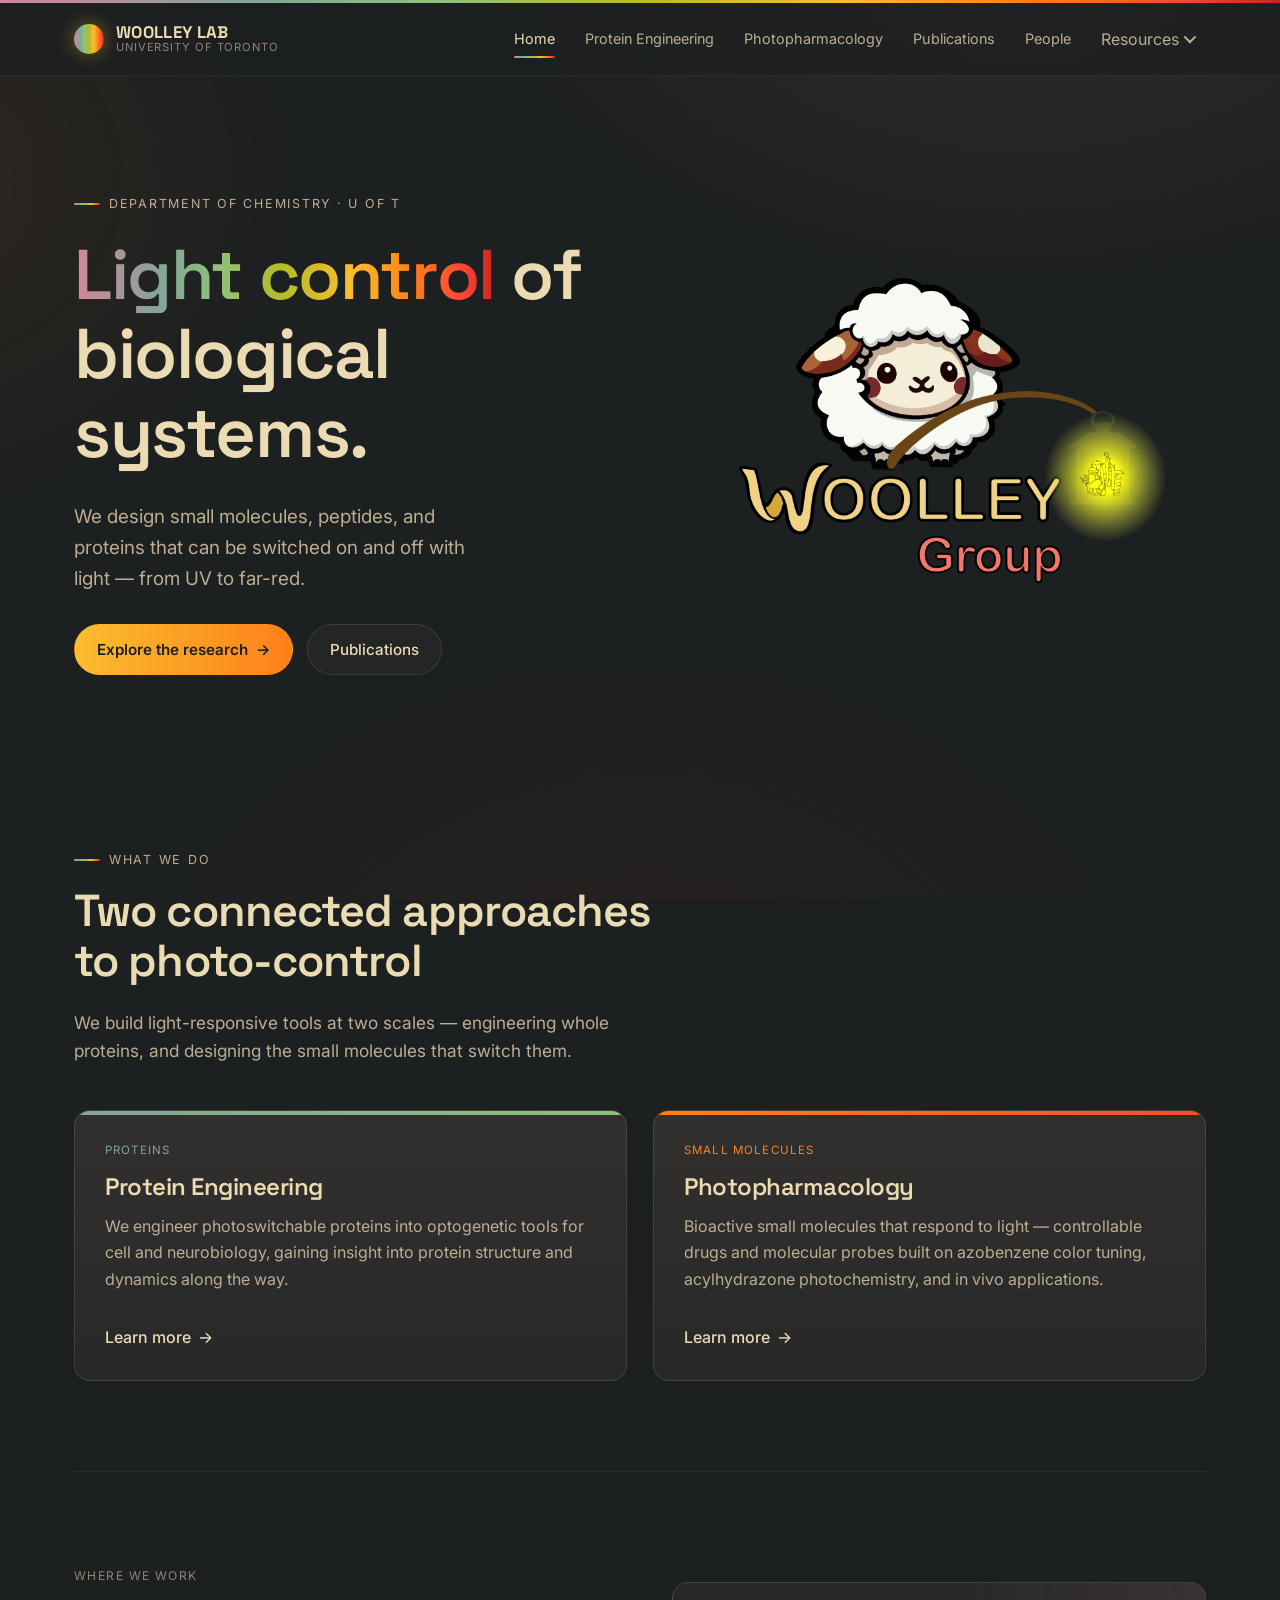
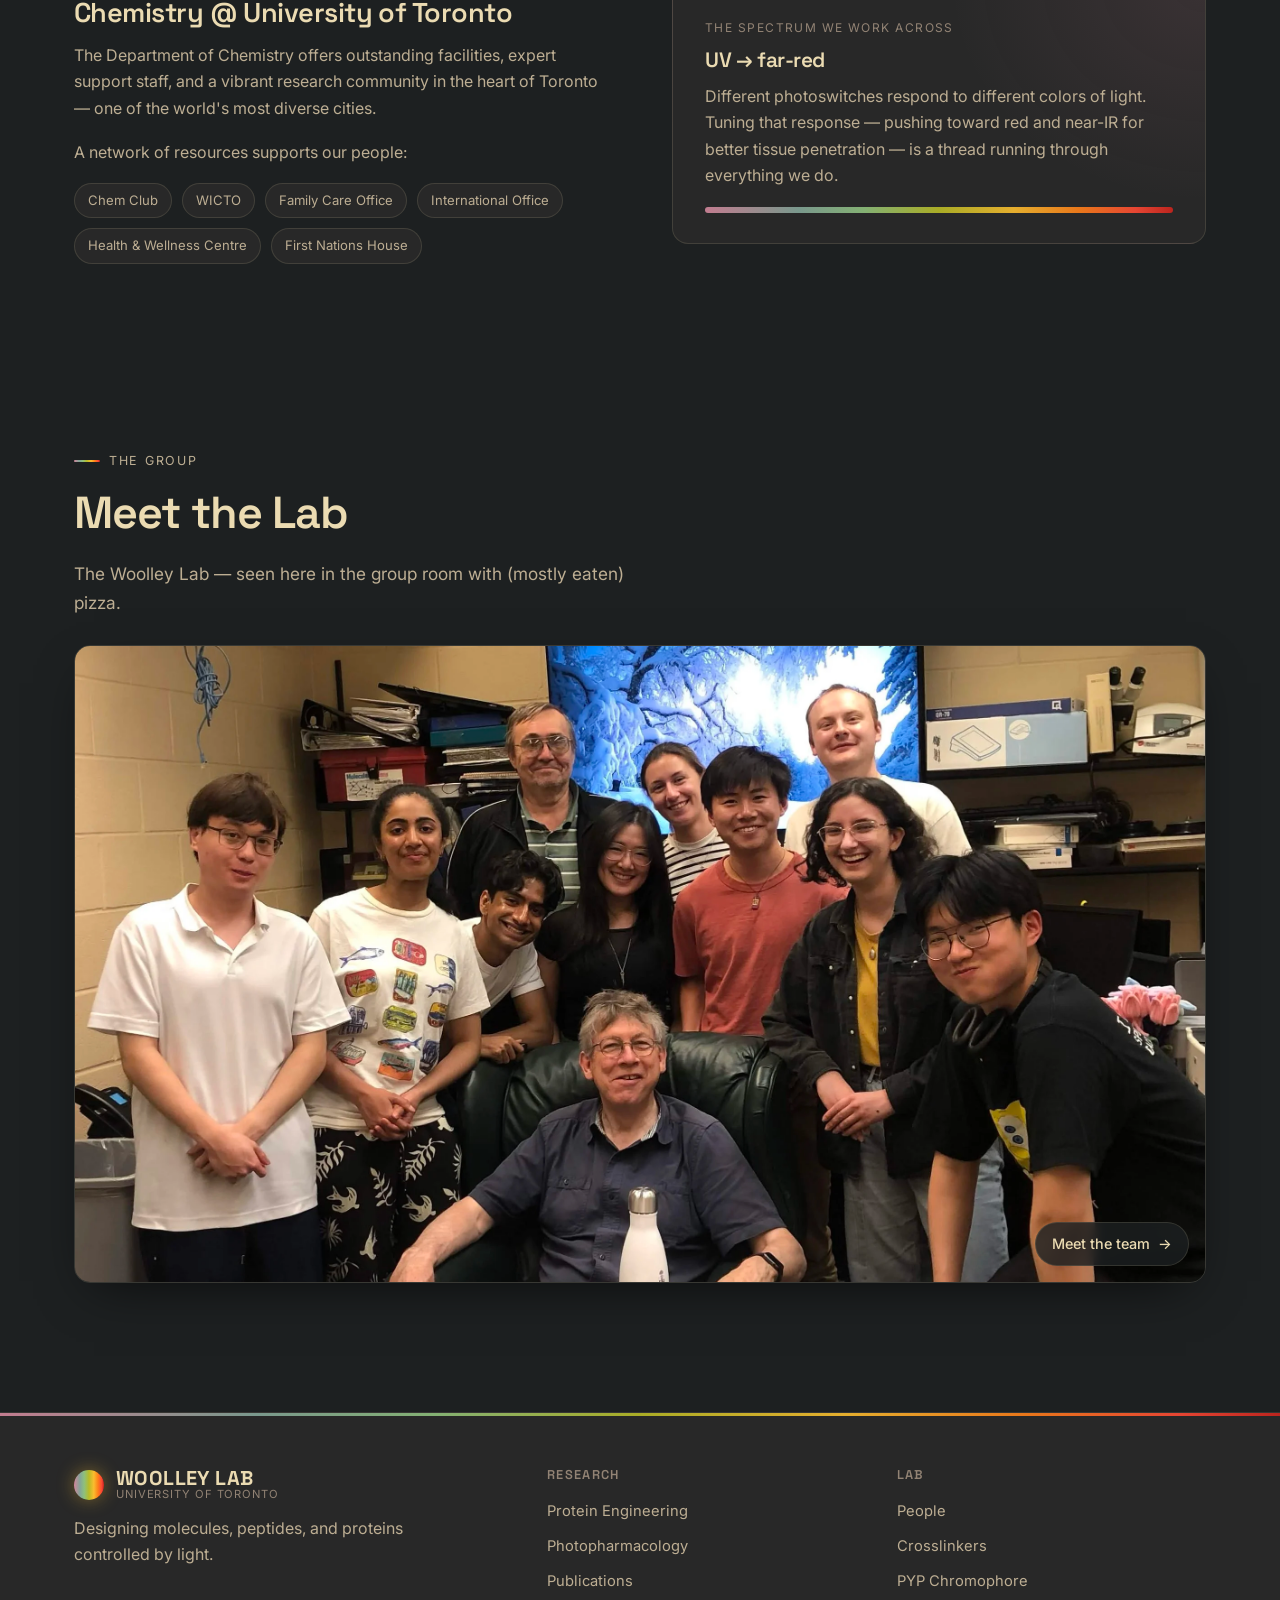
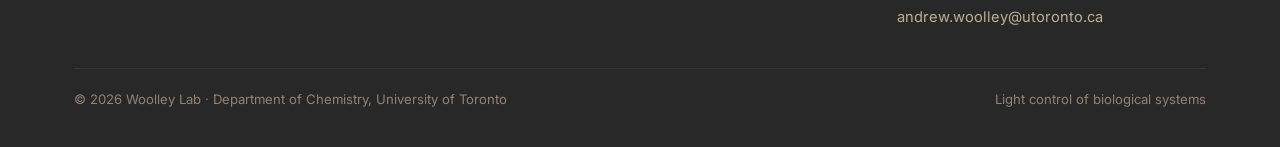
<file: index.html>
<!DOCTYPE html>
<html lang="en">
<head>
  <meta charset="UTF-8" />
  <meta name="viewport" content="width=device-width, initial-scale=1.0" />
  <title>Woolley Lab · Light control of biological systems</title>
  <meta name="description" content="The Woolley Lab at the University of Toronto designs molecules, peptides, and proteins that can be controlled by light." />
  <link rel="preconnect" href="https://fonts.googleapis.com" />
  <link rel="preconnect" href="https://fonts.gstatic.com" crossorigin />
  <link href="https://fonts.googleapis.com/css2?family=Inter:wght@400;500;600&family=Space+Grotesk:wght@500;600;700&display=swap" rel="stylesheet" />
  <link rel="stylesheet" href="css/style.css" />
</head>
<body>

  <header class="site-header">
    <div class="container nav">
      <a class="brand" href="index.html">
        <span class="brand-mark"></span>
        <span class="brand-text">
          <span class="brand-name">WOOLLEY LAB</span>
          <span class="brand-sub">University of Toronto</span>
        </span>
      </a>
      <button class="nav-toggle" aria-label="Toggle menu"><span></span></button>
      <ul class="nav-links">
        <li><a class="active" href="index.html">Home</a></li>
        <li><a href="protein-engineering.html">Protein Engineering</a></li>
        <li><a href="photopharmacology.html">Photopharmacology</a></li>
        <li><a href="publications.html">Publications</a></li>
        <li><a href="people.html">People</a></li>
        <li class="nav-dd">
          <button class="nav-dd-toggle nav-link-btn">Resources <span class="chev"></span></button>
          <div class="nav-dd-menu">
            <a href="crosslinkers.html">Crosslinkers</a>
            <a href="pyp-chromophore.html">PYP Chromophore</a>
          </div>
        </li>
      </ul>
    </div>
  </header>

  <main>
    <!-- HERO -->
    <section class="hero">
      <div class="container hero-grid">
        <div>
          <span class="eyebrow">Department of Chemistry · U of T</span>
          <h1><span class="spectrum-text">Light control</span> of biological systems.</h1>
          <p class="hero-lede">We design small molecules, peptides, and proteins that can be switched on and off with light — from UV to far-red.</p>
          <div class="hero-cta">
            <a class="btn btn-primary" href="protein-engineering.html">Explore the research <span class="arrow">→</span></a>
            <a class="btn btn-ghost" href="publications.html">Publications</a>
          </div>
        </div>
        <figure class="hero-figure is-logo">
          <img src="images/sheep.webp" alt="Woolley Lab logo" />
        </figure>
      </div>
    </section>

    <!-- RESEARCH AREAS -->
    <section class="section" id="research">
      <div class="container">
        <div class="section-head">
          <span class="eyebrow">What we do</span>
          <h2>Two connected approaches to photo-control</h2>
          <p>We build light-responsive tools at two scales — engineering whole proteins, and designing the small molecules that switch them.</p>
        </div>
        <div class="research-cards">
          <article class="rcard" style="--accent: linear-gradient(90deg,#83a598,#8ec07c); --accent-solid:#83a598;">
            <span class="tag">Proteins</span>
            <h3>Protein Engineering</h3>
            <p>We engineer photoswitchable proteins into optogenetic tools for cell and neurobiology, gaining insight into protein structure and dynamics along the way.</p>
            <a class="more" href="protein-engineering.html">Learn more <span class="arrow">→</span></a>
          </article>
          <article class="rcard" style="--accent: linear-gradient(90deg,#fe8019,#fb4934); --accent-solid:#fe8019;">
            <span class="tag">Small molecules</span>
            <h3>Photopharmacology</h3>
            <p>Bioactive small molecules that respond to light — controllable drugs and molecular probes built on azobenzene color tuning, acylhydrazone photochemistry, and in vivo applications.</p>
            <a class="more" href="photopharmacology.html">Learn more <span class="arrow">→</span></a>
          </article>
        </div>
      </div>
    </section>

    <div class="container"><div class="section-divider"></div></div>

    <!-- CHEMISTRY @ U OF T -->
    <section class="section">
      <div class="container feature">
        <div>
          <span class="kicker">Where we work</span>
          <h3>Chemistry @ University of Toronto</h3>
          <p>The Department of Chemistry offers outstanding facilities, expert support staff, and a vibrant research community in the heart of Toronto — one of the world's most diverse cities.</p>
          <p class="muted">A network of resources supports our people:</p>
          <div class="chips">
            <span class="chip">Chem Club</span>
            <span class="chip">WICTO</span>
            <span class="chip">Family Care Office</span>
            <span class="chip">International Office</span>
            <span class="chip">Health &amp; Wellness Centre</span>
            <span class="chip">First Nations House</span>
          </div>
        </div>
        <div class="callout">
          <span class="kicker">The spectrum we work across</span>
          <h3 style="font-size:1.3rem;">UV → far-red</h3>
          <p class="muted">Different photoswitches respond to different colors of light. Tuning that response — pushing toward red and near-IR for better tissue penetration — is a thread running through everything we do.</p>
          <div class="spectrum-rail" style="margin-top:18px;"></div>
        </div>
      </div>
    </section>

    <!-- GROUP -->
    <section class="section">
      <div class="container">
        <div class="section-head" style="margin-bottom:28px;">
          <span class="eyebrow">The group</span>
          <h2>Meet the Lab</h2>
          <p>The Woolley Lab — seen here in the group room with (mostly eaten) pizza.</p>
        </div>
        <a class="group-image" href="people.html">
          <img src="images/group_pic.webp" alt="The Woolley Lab group" />
          <span class="group-image-cta">Meet the team <span class="arrow">→</span></span>
        </a>
      </div>
    </section>
  </main>

  <!-- FOOTER -->
  <footer class="site-footer">
    <div class="spectrum-rail"></div>
    <div class="container">
      <div class="footer-grid">
        <div class="footer-brand">
          <div class="brand" style="margin-bottom:14px;">
            <span class="brand-mark"></span>
            <span class="brand-text">
              <span class="brand-name">WOOLLEY LAB</span>
              <span class="brand-sub">University of Toronto</span>
            </span>
          </div>
          <p class="muted" style="max-width:34ch;">Designing molecules, peptides, and proteins controlled by light.</p>
        </div>
        <div class="footer-col">
          <h4>Research</h4>
          <ul>
            <li><a href="protein-engineering.html">Protein Engineering</a></li>
            <li><a href="photopharmacology.html">Photopharmacology</a></li>
            <li><a href="publications.html">Publications</a></li>
          </ul>
        </div>
        <div class="footer-col">
          <h4>Lab</h4>
          <ul>
            <li><a href="people.html">People</a></li>
            <li><a href="crosslinkers.html">Crosslinkers</a></li>
            <li><a href="pyp-chromophore.html">PYP Chromophore</a></li>
            <li><a href="mailto:andrew.woolley@utoronto.ca">andrew.woolley@utoronto.ca</a></li>
          </ul>
        </div>
      </div>
      <div class="footer-bottom">
        <span>© 2026 Woolley Lab · Department of Chemistry, University of Toronto</span>
        <span>Light control of biological systems</span>
      </div>
    </div>
  </footer>

  <script src="js/nav.js"></script>
</body>
</html>
</file>
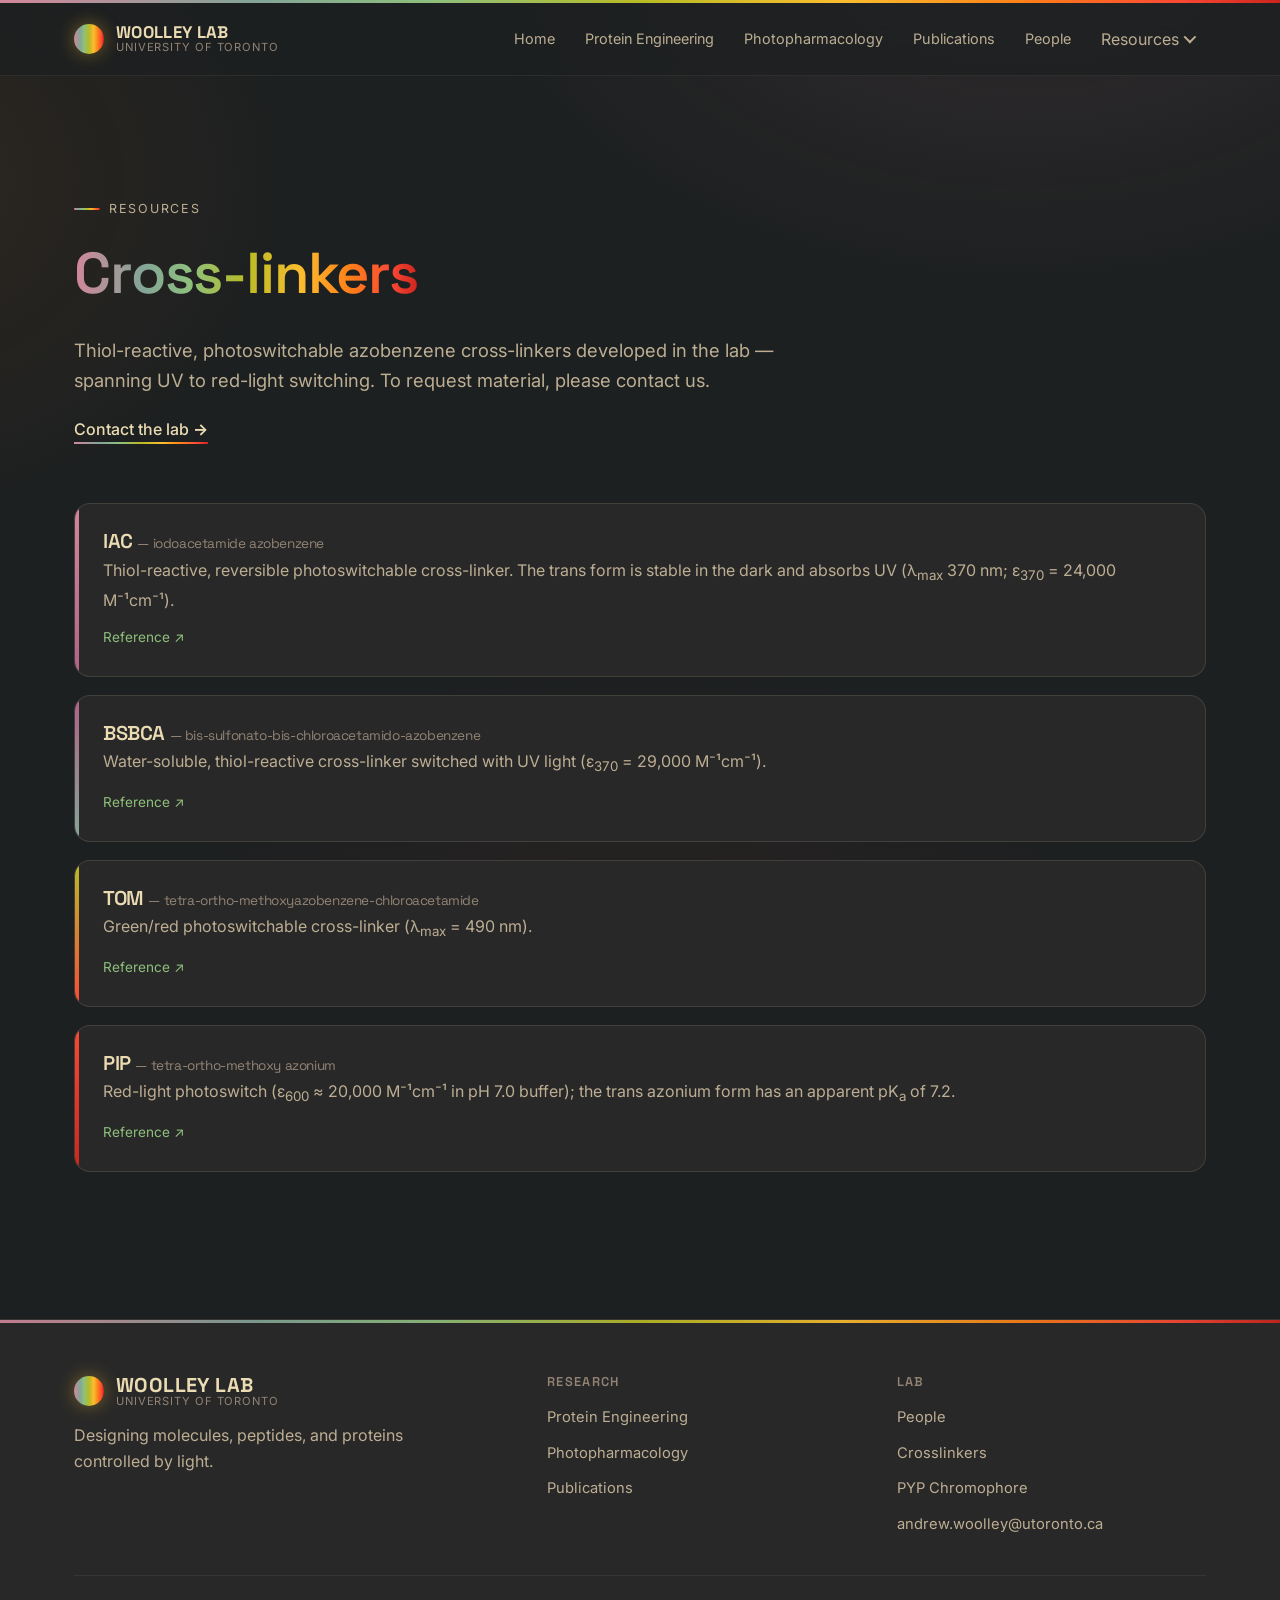
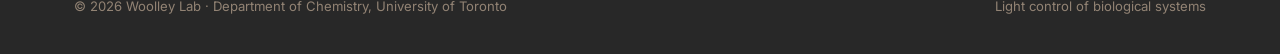
<file: crosslinkers.html>
<!DOCTYPE html>
<html lang="en">
<head>
  <meta charset="UTF-8" />
  <meta name="viewport" content="width=device-width, initial-scale=1.0" />
  <title>Crosslinkers · Woolley Lab</title>
  <meta name="description" content="Photoswitchable azobenzene cross-linkers developed and available from the Woolley Lab." />
  <link rel="preconnect" href="https://fonts.googleapis.com" />
  <link rel="preconnect" href="https://fonts.gstatic.com" crossorigin />
  <link href="https://fonts.googleapis.com/css2?family=Inter:wght@400;500;600&family=Space+Grotesk:wght@500;600;700&display=swap" rel="stylesheet" />
  <link rel="stylesheet" href="css/style.css" />
</head>
<body>

  <header class="site-header">
    <div class="container nav">
      <a class="brand" href="index.html">
        <span class="brand-mark"></span>
        <span class="brand-text">
          <span class="brand-name">WOOLLEY LAB</span>
          <span class="brand-sub">University of Toronto</span>
        </span>
      </a>
      <button class="nav-toggle" aria-label="Toggle menu"><span></span></button>
      <ul class="nav-links">
        <li><a href="index.html">Home</a></li>
        <li><a href="protein-engineering.html">Protein Engineering</a></li>
        <li><a href="photopharmacology.html">Photopharmacology</a></li>
        <li><a href="publications.html">Publications</a></li>
        <li><a href="people.html">People</a></li>
        <li class="nav-dd">
          <button class="nav-dd-toggle">Resources <span class="chev"></span></button>
          <div class="nav-dd-menu">
            <a href="crosslinkers.html">Crosslinkers</a>
            <a href="pyp-chromophore.html">PYP Chromophore</a>
          </div>
        </li>
      </ul>
    </div>
  </header>

  <main>
    <section class="page-hero">
      <div class="container">
        <span class="eyebrow">Resources</span>
        <h1><span class="spectrum-text">Cross-linkers</span></h1>
        <p>Thiol-reactive, photoswitchable azobenzene cross-linkers developed in the lab — spanning UV to red-light switching. To request material, please contact us.</p>
        <div class="link-row">
          <a class="link" href="mailto:andrew.woolley@utoronto.ca">Contact the lab <span class="arrow">→</span></a>
        </div>
      </div>
    </section>

    <section class="section" style="padding-top:8px;">
      <div class="container">

        <article class="resource" style="--accent: linear-gradient(180deg,#d3869b,#b16286);">
          <h3>IAC <span class="abbr">— iodoacetamide azobenzene</span></h3>
          <p>Thiol-reactive, reversible photoswitchable cross-linker. The trans form is stable in the dark and absorbs UV (λ<sub>max</sub> 370 nm; ε<sub>370</sub> = 24,000 M⁻¹cm⁻¹).</p>
          <a class="pub-link" href="https://www.ncbi.nlm.nih.gov/pubmed/10760254" target="_blank" rel="noopener">Reference ↗</a>
        </article>

        <article class="resource" style="--accent: linear-gradient(180deg,#b16286,#83a598);">
          <h3>BSBCA <span class="abbr">— bis-sulfonato-bis-chloroacetamido-azobenzene</span></h3>
          <p>Water-soluble, thiol-reactive cross-linker switched with UV light (ε<sub>370</sub> = 29,000 M⁻¹cm⁻¹).</p>
          <a class="pub-link" href="https://www.ncbi.nlm.nih.gov/pubmed/17406582" target="_blank" rel="noopener">Reference ↗</a>
        </article>

        <article class="resource" style="--accent: linear-gradient(180deg,#b8bb26,#fb4934);">
          <h3>TOM <span class="abbr">— tetra-ortho-methoxyazobenzene-chloroacetamide</span></h3>
          <p>Green/red photoswitchable cross-linker (λ<sub>max</sub> = 490 nm).</p>
          <a class="pub-link" href="https://www.ncbi.nlm.nih.gov/pubmed/22082305" target="_blank" rel="noopener">Reference ↗</a>
        </article>

        <article class="resource" style="--accent: linear-gradient(180deg,#fb4934,#cc241d);">
          <h3>PIP <span class="abbr">— tetra-ortho-methoxy azonium</span></h3>
          <p>Red-light photoswitch (ε<sub>600</sub> ≈ 20,000 M⁻¹cm⁻¹ in pH 7.0 buffer); the trans azonium form has an apparent pK<sub>a</sub> of 7.2.</p>
          <a class="pub-link" href="https://www.ncbi.nlm.nih.gov/pubmed/24214131" target="_blank" rel="noopener">Reference ↗</a>
        </article>

      </div>
    </section>
  </main>

  <footer class="site-footer">
    <div class="spectrum-rail"></div>
    <div class="container">
      <div class="footer-grid">
        <div class="footer-brand">
          <div class="brand" style="margin-bottom:14px;">
            <span class="brand-mark"></span>
            <span class="brand-text">
              <span class="brand-name">WOOLLEY LAB</span>
              <span class="brand-sub">University of Toronto</span>
            </span>
          </div>
          <p class="muted" style="max-width:34ch;">Designing molecules, peptides, and proteins controlled by light.</p>
        </div>
        <div class="footer-col">
          <h4>Research</h4>
          <ul>
            <li><a href="protein-engineering.html">Protein Engineering</a></li>
            <li><a href="photopharmacology.html">Photopharmacology</a></li>
            <li><a href="publications.html">Publications</a></li>
          </ul>
        </div>
        <div class="footer-col">
          <h4>Lab</h4>
          <ul>
            <li><a href="people.html">People</a></li>
            <li><a href="crosslinkers.html">Crosslinkers</a></li>
            <li><a href="pyp-chromophore.html">PYP Chromophore</a></li>
            <li><a href="mailto:andrew.woolley@utoronto.ca">andrew.woolley@utoronto.ca</a></li>
          </ul>
        </div>
      </div>
      <div class="footer-bottom">
        <span>© 2026 Woolley Lab · Department of Chemistry, University of Toronto</span>
        <span>Light control of biological systems</span>
      </div>
    </div>
  </footer>

  <script src="js/nav.js"></script>
</body>
</html>
</file>
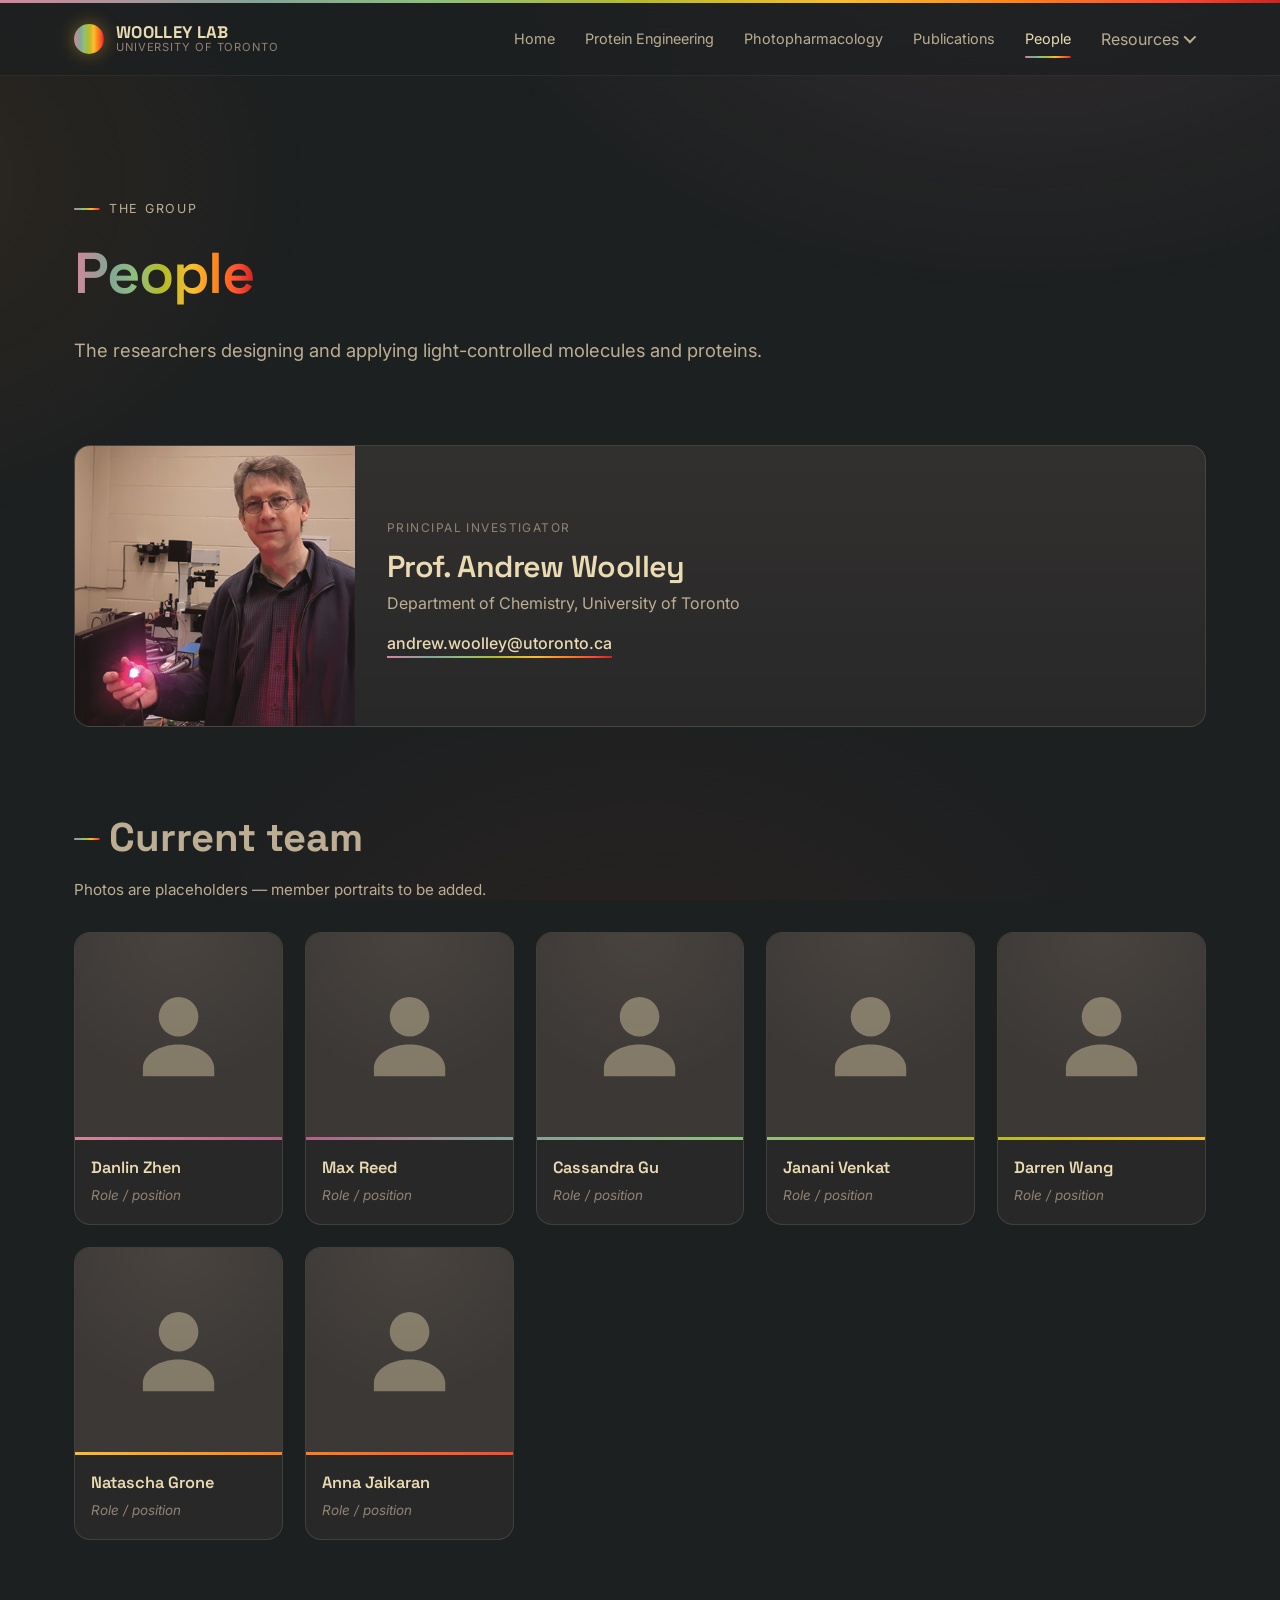
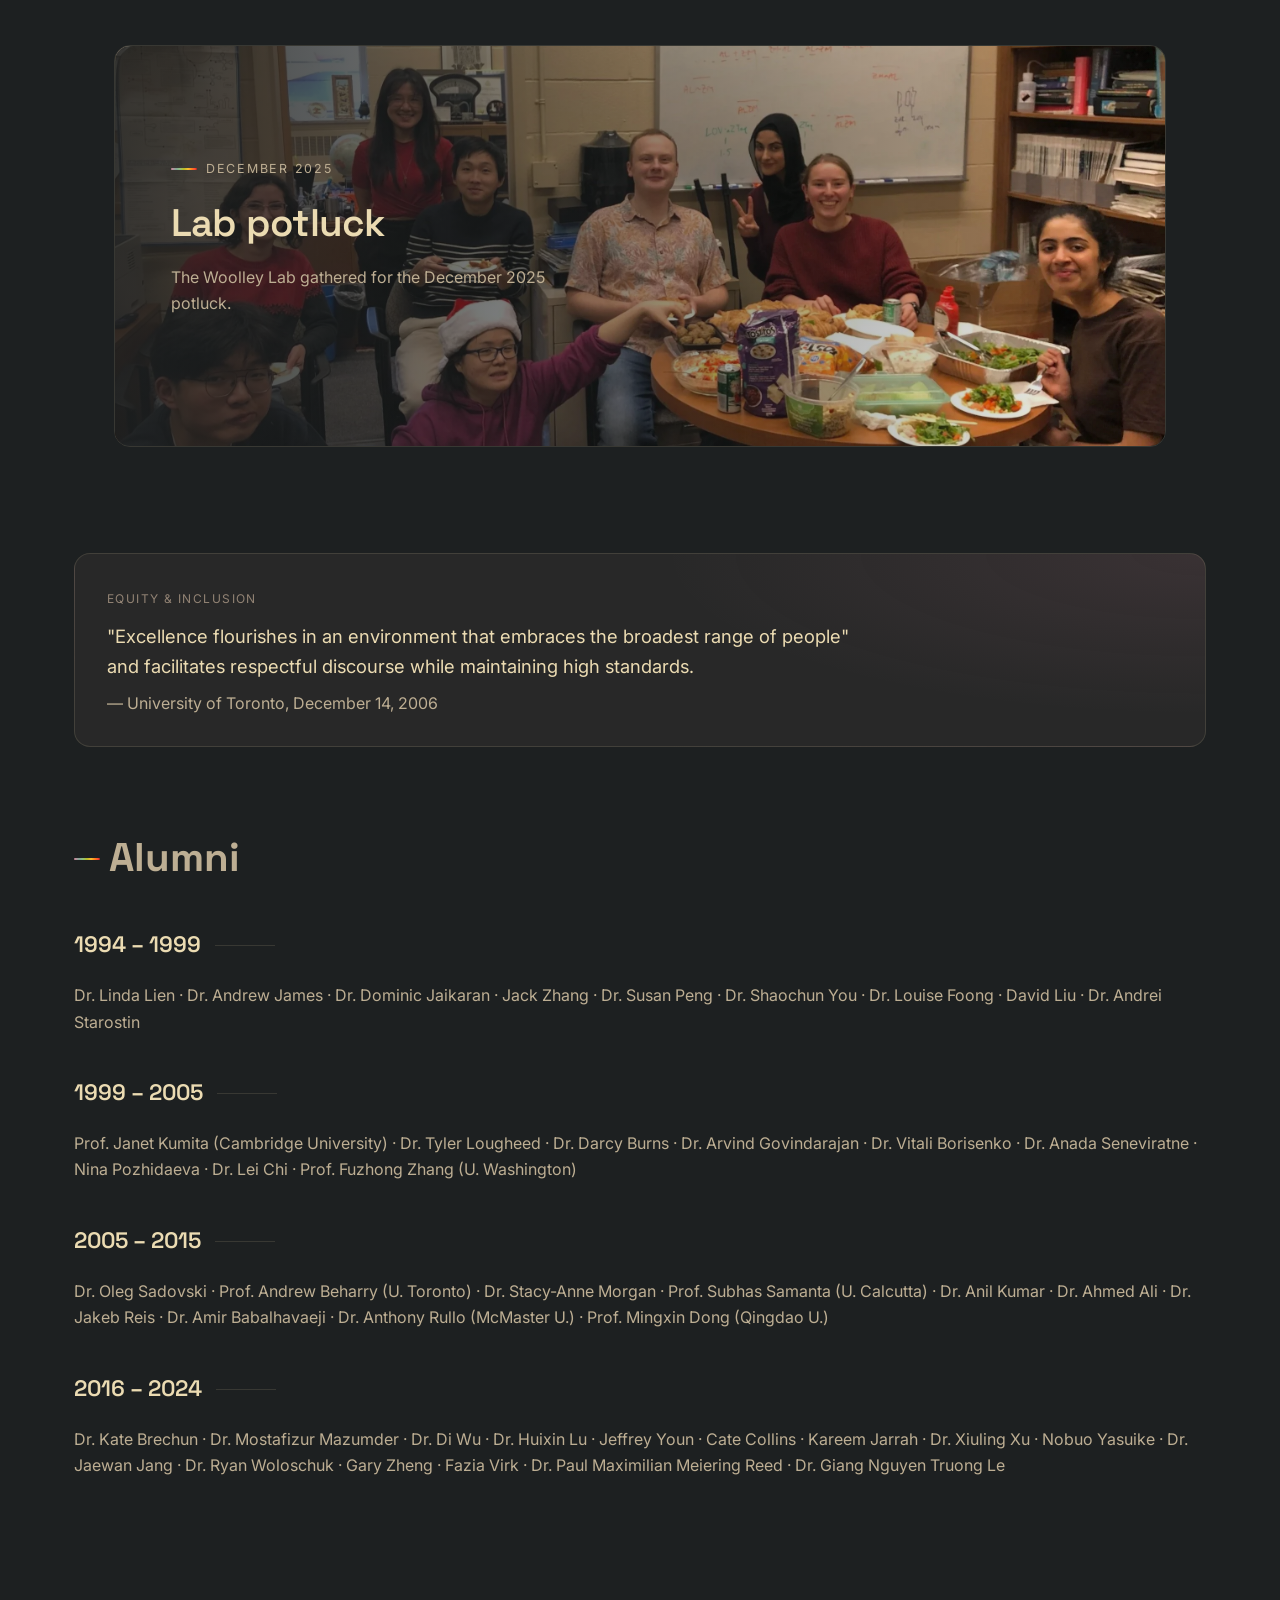
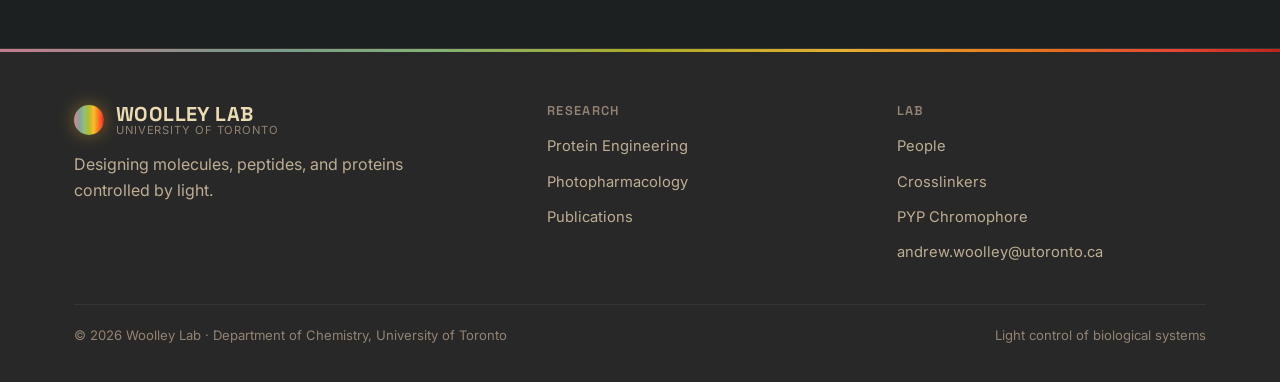
<file: people.html>
<!DOCTYPE html>
<html lang="en">
<head>
  <meta charset="UTF-8" />
  <meta name="viewport" content="width=device-width, initial-scale=1.0" />
  <title>People · Woolley Lab</title>
  <meta name="description" content="The people of the Woolley Lab, University of Toronto." />
  <link rel="preconnect" href="https://fonts.googleapis.com" />
  <link rel="preconnect" href="https://fonts.gstatic.com" crossorigin />
  <link href="https://fonts.googleapis.com/css2?family=Inter:wght@400;500;600&family=Space+Grotesk:wght@500;600;700&display=swap" rel="stylesheet" />
  <link rel="stylesheet" href="css/style.css" />
</head>
<body>

  <header class="site-header">
    <div class="container nav">
      <a class="brand" href="index.html">
        <span class="brand-mark"></span>
        <span class="brand-text">
          <span class="brand-name">WOOLLEY LAB</span>
          <span class="brand-sub">University of Toronto</span>
        </span>
      </a>
      <button class="nav-toggle" aria-label="Toggle menu"><span></span></button>
      <ul class="nav-links">
        <li><a href="index.html">Home</a></li>
        <li><a href="protein-engineering.html">Protein Engineering</a></li>
        <li><a href="photopharmacology.html">Photopharmacology</a></li>
        <li><a href="publications.html">Publications</a></li>
        <li><a class="active" href="people.html">People</a></li>
        <li class="nav-dd">
          <button class="nav-dd-toggle">Resources <span class="chev"></span></button>
          <div class="nav-dd-menu">
            <a href="crosslinkers.html">Crosslinkers</a>
            <a href="pyp-chromophore.html">PYP Chromophore</a>
          </div>
        </li>
      </ul>
    </div>
  </header>

  <main>
    <section class="page-hero">
      <div class="container">
        <span class="eyebrow">The group</span>
        <h1><span class="spectrum-text">People</span></h1>
        <p>The researchers designing and applying light-controlled molecules and proteins.</p>
      </div>
    </section>

    <!-- PI -->
    <section class="section" style="padding-top:8px;">
      <div class="container">
        <div class="pi-card">
          <div class="pi-photo">
            <img src="images/drew.webp" alt="Prof. Andrew Woolley" />
          </div>
          <div class="pi-body">
            <span class="kicker">Principal Investigator</span>
            <h2>Prof. Andrew Woolley</h2>
            <p class="pi-title">Department of Chemistry, University of Toronto</p>
            <a class="link pi-contact" href="mailto:andrew.woolley@utoronto.ca">andrew.woolley@utoronto.ca</a>
          </div>
        </div>
      </div>
    </section>

    <!-- Current team -->
<section class="section" style="padding-top:0;">
      <div class="container">
        <div class="section-head" style="margin-bottom:30px;">
          <h2 class="eyebrow" style="font-size: 2.5rem; font-weight: bold; text-transform: none; letter-spacing: normal;">Current team</h2>
          <p class="muted" style="font-size:0.95rem;">Photos are placeholders — member portraits to be added.</p>
        </div>

        <div class="people-grid">
          <!-- Each person card; swap the .placeholder block for <img src="images/<name>.webp"> when available. -->
          <article class="person" style="--accent: linear-gradient(90deg,#d3869b,#b16286);">
            <div class="person-photo">
              <div class="placeholder">
                <svg viewBox="0 0 24 24" fill="currentColor" aria-hidden="true"><path d="M12 12a5 5 0 1 0 0-10 5 5 0 0 0 0 10Zm0 2c-5 0-9 2.7-9 6v2h18v-2c0-3.3-4-6-9-6Z"/></svg>
              </div>
            </div>
            <div class="person-body">
              <div class="person-name">Danlin Zhen</div>
              <div class="person-role placeholder-role">Role / position</div>
            </div>
          </article>

          <article class="person" style="--accent: linear-gradient(90deg,#b16286,#83a598);">
            <div class="person-photo">
              <div class="placeholder">
                <svg viewBox="0 0 24 24" fill="currentColor" aria-hidden="true"><path d="M12 12a5 5 0 1 0 0-10 5 5 0 0 0 0 10Zm0 2c-5 0-9 2.7-9 6v2h18v-2c0-3.3-4-6-9-6Z"/></svg>
              </div>
            </div>
            <div class="person-body">
              <div class="person-name">Max Reed</div>
              <div class="person-role placeholder-role">Role / position</div>
            </div>
          </article>

          <article class="person" style="--accent: linear-gradient(90deg,#83a598,#8ec07c);">
            <div class="person-photo">
              <div class="placeholder">
                <svg viewBox="0 0 24 24" fill="currentColor" aria-hidden="true"><path d="M12 12a5 5 0 1 0 0-10 5 5 0 0 0 0 10Zm0 2c-5 0-9 2.7-9 6v2h18v-2c0-3.3-4-6-9-6Z"/></svg>
              </div>
            </div>
            <div class="person-body">
              <div class="person-name">Cassandra Gu</div>
              <div class="person-role placeholder-role">Role / position</div>
            </div>
          </article>

          <article class="person" style="--accent: linear-gradient(90deg,#8ec07c,#b8bb26);">
            <div class="person-photo">
              <div class="placeholder">
                <svg viewBox="0 0 24 24" fill="currentColor" aria-hidden="true"><path d="M12 12a5 5 0 1 0 0-10 5 5 0 0 0 0 10Zm0 2c-5 0-9 2.7-9 6v2h18v-2c0-3.3-4-6-9-6Z"/></svg>
              </div>
            </div>
            <div class="person-body">
              <div class="person-name">Janani Venkat</div>
              <div class="person-role placeholder-role">Role / position</div>
            </div>
          </article>

          <article class="person" style="--accent: linear-gradient(90deg,#b8bb26,#fabd2f);">
            <div class="person-photo">
              <div class="placeholder">
                <svg viewBox="0 0 24 24" fill="currentColor" aria-hidden="true"><path d="M12 12a5 5 0 1 0 0-10 5 5 0 0 0 0 10Zm0 2c-5 0-9 2.7-9 6v2h18v-2c0-3.3-4-6-9-6Z"/></svg>
              </div>
            </div>
            <div class="person-body">
              <div class="person-name">Darren Wang</div>
              <div class="person-role placeholder-role">Role / position</div>
            </div>
          </article>

          <article class="person" style="--accent: linear-gradient(90deg,#fabd2f,#fe8019);">
            <div class="person-photo">
              <div class="placeholder">
                <svg viewBox="0 0 24 24" fill="currentColor" aria-hidden="true"><path d="M12 12a5 5 0 1 0 0-10 5 5 0 0 0 0 10Zm0 2c-5 0-9 2.7-9 6v2h18v-2c0-3.3-4-6-9-6Z"/></svg>
              </div>
            </div>
            <div class="person-body">
              <div class="person-name">Natascha Grone</div>
              <div class="person-role placeholder-role">Role / position</div>
            </div>
          </article>

          <article class="person" style="--accent: linear-gradient(90deg,#fe8019,#fb4934);">
            <div class="person-photo">
              <div class="placeholder">
                <svg viewBox="0 0 24 24" fill="currentColor" aria-hidden="true"><path d="M12 12a5 5 0 1 0 0-10 5 5 0 0 0 0 10Zm0 2c-5 0-9 2.7-9 6v2h18v-2c0-3.3-4-6-9-6Z"/></svg>
              </div>
            </div>
            <div class="person-body">
              <div class="person-name">Anna Jaikaran</div>
              <div class="person-role placeholder-role">Role / position</div>
            </div>
          </article>
        </div>
      </div>
    </section>

    <!-- Group photo -->
    <section class="section" style="padding-top:0;">
      <div class="container">
        <figure class="group-banner" style="cursor:default;">
          <img src="images/group_potluck.webp" alt="Woolley Lab, December 2025 potluck" />
          <div class="overlay">
            <span class="eyebrow">December 2025</span>
            <h2>Lab potluck</h2>
            <p>The Woolley Lab gathered for the December 2025 potluck.</p>
          </div>
        </figure>
      </div>
    </section>

    <!-- Equity statement -->
    <section class="section" style="padding-top:0;">
      <div class="container">
        <div class="callout">
          <span class="kicker">Equity &amp; inclusion</span>
          <p style="font-size:1.15rem; color:var(--text); max-width:62ch; margin-bottom:8px;">"Excellence flourishes in an environment that embraces the broadest range of people" and facilitates respectful discourse while maintaining high standards.</p>
          <p class="muted" style="margin:0;">— University of Toronto, December 14, 2006</p>
        </div>
      </div>
    </section>

    <!-- Alumni -->
	<section class="section" style="padding-top:0;">
      <div class="container">
        <div class="section-head" style="margin-bottom:30px;">
          <h2 class="eyebrow" style="font-size: 2.5rem; font-weight: bold; text-transform: none; letter-spacing: normal;">Alumni</h2>
        </div>

        <div class="year-group">
          <div class="year-label">1994 – 1999</div>
          <p class="muted">Dr. Linda Lien · Dr. Andrew James · Dr. Dominic Jaikaran · Jack Zhang · Dr. Susan Peng · Dr. Shaochun You · Dr. Louise Foong · David Liu · Dr. Andrei Starostin</p>
        </div>

        <div class="year-group">
          <div class="year-label">1999 – 2005</div>
          <p class="muted">Prof. Janet Kumita (Cambridge University) · Dr. Tyler Lougheed · Dr. Darcy Burns · Dr. Arvind Govindarajan · Dr. Vitali Borisenko · Dr. Anada Seneviratne · Nina Pozhidaeva · Dr. Lei Chi · Prof. Fuzhong Zhang (U. Washington)</p>
        </div>

        <div class="year-group">
          <div class="year-label">2005 – 2015</div>
          <p class="muted">Dr. Oleg Sadovski · Prof. Andrew Beharry (U. Toronto) · Dr. Stacy-Anne Morgan · Prof. Subhas Samanta (U. Calcutta) · Dr. Anil Kumar · Dr. Ahmed Ali · Dr. Jakeb Reis · Dr. Amir Babalhavaeji · Dr. Anthony Rullo (McMaster U.) · Prof. Mingxin Dong (Qingdao U.)</p>
        </div>

        <div class="year-group">
          <div class="year-label">2016 – 2024</div>
          <p class="muted">Dr. Kate Brechun · Dr. Mostafizur Mazumder · Dr. Di Wu · Dr. Huixin Lu · Jeffrey Youn · Cate Collins · Kareem Jarrah · Dr. Xiuling Xu · Nobuo Yasuike · Dr. Jaewan Jang · Dr. Ryan Woloschuk · Gary Zheng · Fazia Virk · Dr. Paul Maximilian Meiering Reed · Dr. Giang Nguyen Truong Le</p>
        </div>
      </div>
    </section>
  </main>

  <footer class="site-footer">
    <div class="spectrum-rail"></div>
    <div class="container">
      <div class="footer-grid">
        <div class="footer-brand">
          <div class="brand" style="margin-bottom:14px;">
            <span class="brand-mark"></span>
            <span class="brand-text">
              <span class="brand-name">WOOLLEY LAB</span>
              <span class="brand-sub">University of Toronto</span>
            </span>
          </div>
          <p class="muted" style="max-width:34ch;">Designing molecules, peptides, and proteins controlled by light.</p>
        </div>
        <div class="footer-col">
          <h4>Research</h4>
          <ul>
            <li><a href="protein-engineering.html">Protein Engineering</a></li>
            <li><a href="photopharmacology.html">Photopharmacology</a></li>
            <li><a href="publications.html">Publications</a></li>
          </ul>
        </div>
        <div class="footer-col">
          <h4>Lab</h4>
          <ul>
            <li><a href="people.html">People</a></li>
            <li><a href="crosslinkers.html">Crosslinkers</a></li>
            <li><a href="pyp-chromophore.html">PYP Chromophore</a></li>
            <li><a href="mailto:andrew.woolley@utoronto.ca">andrew.woolley@utoronto.ca</a></li>
          </ul>
        </div>
      </div>
      <div class="footer-bottom">
        <span>© 2026 Woolley Lab · Department of Chemistry, University of Toronto</span>
        <span>Light control of biological systems</span>
      </div>
    </div>
  </footer>

  <script src="js/nav.js"></script>
</body>
</html>
</file>
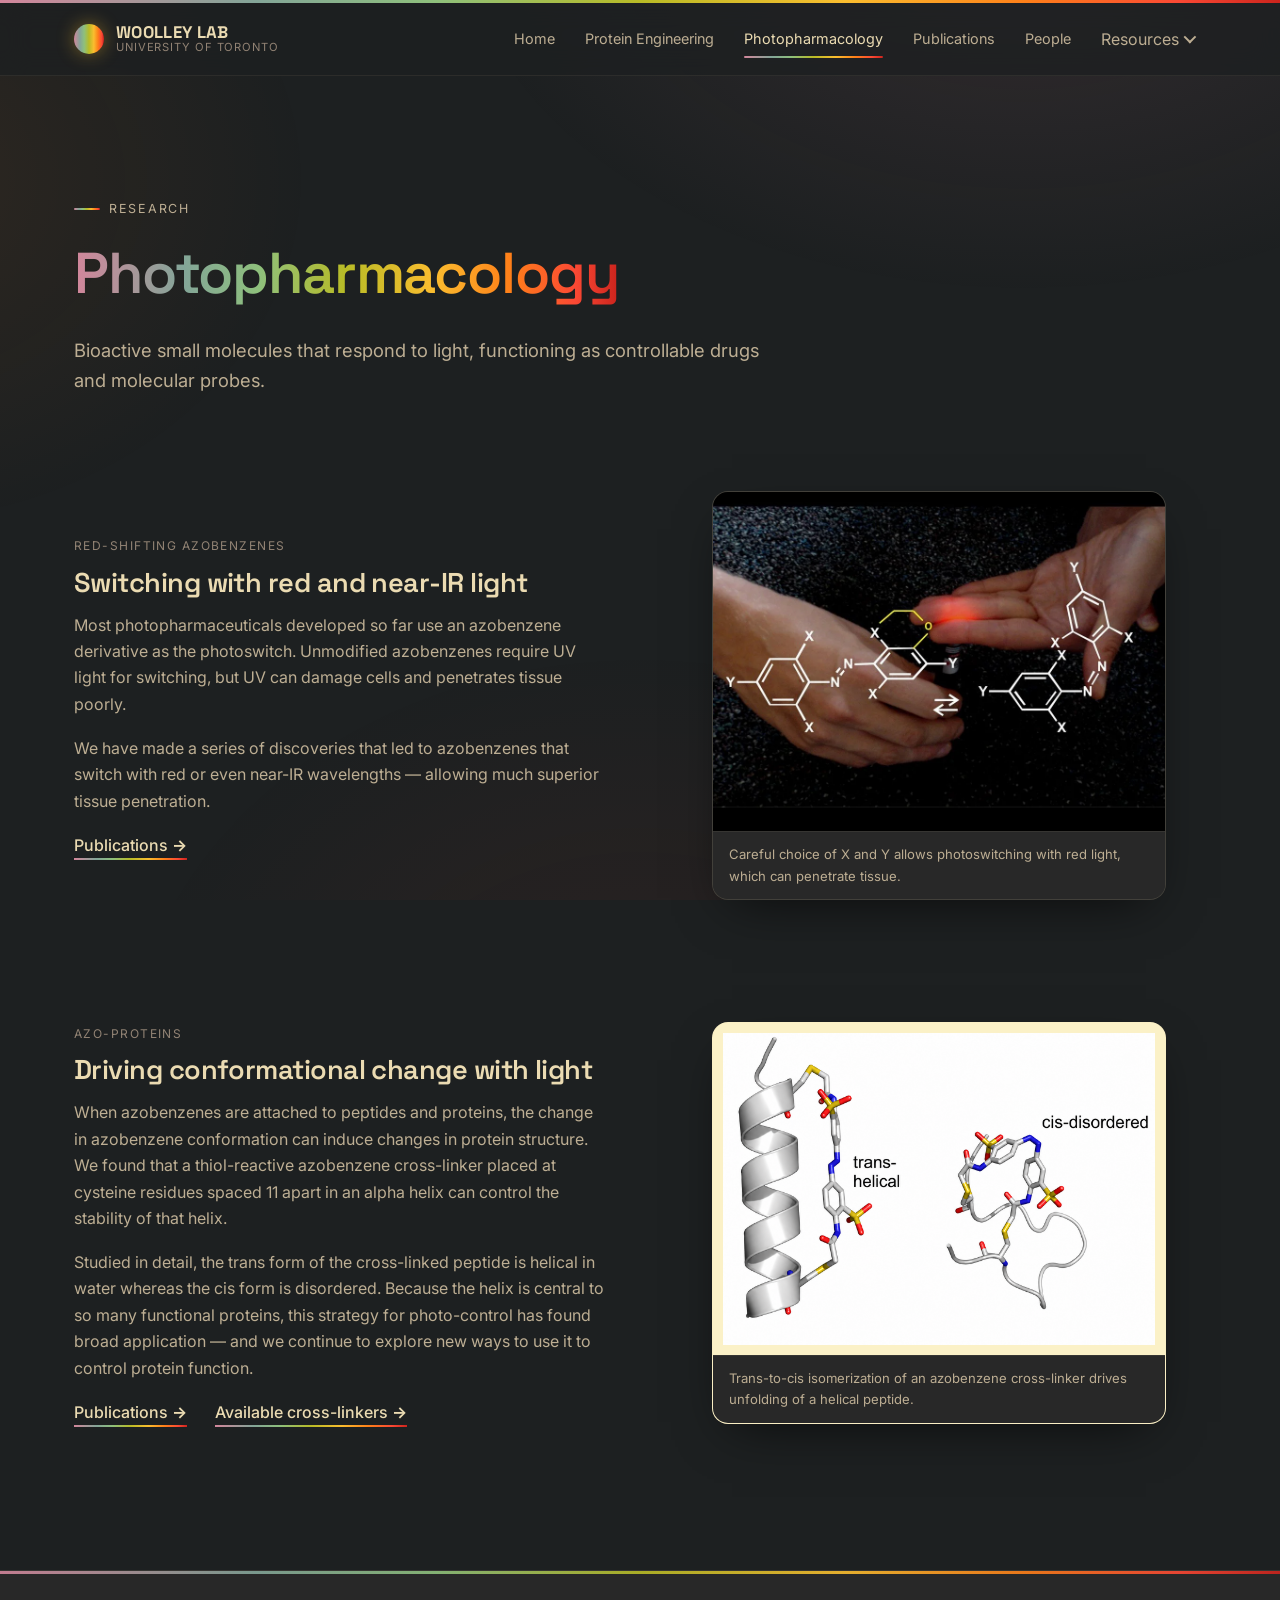
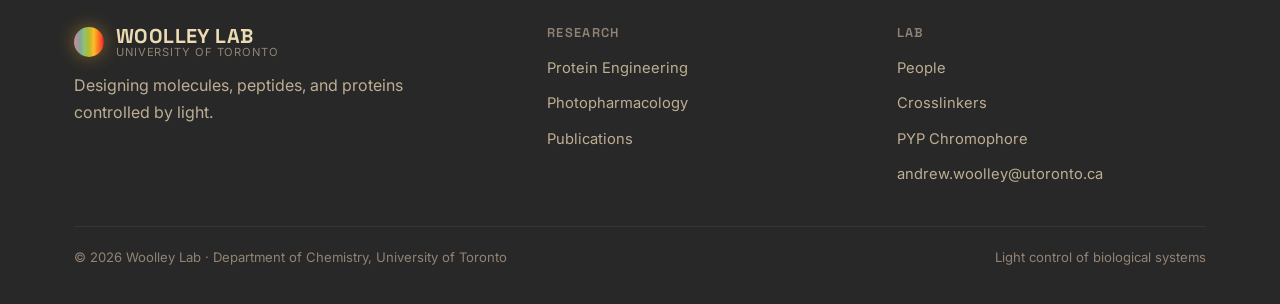
<file: photopharmacology.html>
<!DOCTYPE html>
<html lang="en">
<head>
  <meta charset="UTF-8" />
  <meta name="viewport" content="width=device-width, initial-scale=1.0" />
  <title>Photopharmacology · Woolley Lab</title>
  <meta name="description" content="Bioactive small molecules that respond to light — red-shifted azobenzenes and azo-proteins." />
  <link rel="preconnect" href="https://fonts.googleapis.com" />
  <link rel="preconnect" href="https://fonts.gstatic.com" crossorigin />
  <link href="https://fonts.googleapis.com/css2?family=Inter:wght@400;500;600&family=Space+Grotesk:wght@500;600;700&display=swap" rel="stylesheet" />
  <link rel="stylesheet" href="css/style.css" />
</head>
<body>

  <header class="site-header">
    <div class="container nav">
      <a class="brand" href="index.html">
        <span class="brand-mark"></span>
        <span class="brand-text">
          <span class="brand-name">WOOLLEY LAB</span>
          <span class="brand-sub">University of Toronto</span>
        </span>
      </a>
      <button class="nav-toggle" aria-label="Toggle menu"><span></span></button>
      <ul class="nav-links">
        <li><a href="index.html">Home</a></li>
        <li><a href="protein-engineering.html">Protein Engineering</a></li>
        <li><a class="active" href="photopharmacology.html">Photopharmacology</a></li>
        <li><a href="publications.html">Publications</a></li>
        <li><a href="people.html">People</a></li>
        <li class="nav-dd">
          <button class="nav-dd-toggle">Resources <span class="chev"></span></button>
          <div class="nav-dd-menu">
            <a href="crosslinkers.html">Crosslinkers</a>
            <a href="pyp-chromophore.html">PYP Chromophore</a>
          </div>
        </li>
      </ul>
    </div>
  </header>

  <main>
    <section class="page-hero">
      <div class="container">
        <span class="eyebrow">Research</span>
        <h1><span class="spectrum-text">Photopharmacology</span></h1>
        <p>Bioactive small molecules that respond to light, functioning as controllable drugs and molecular probes.</p>
      </div>
    </section>

    <section class="section" style="padding-top:8px;">
      <div class="container">

        <!-- Red-shifting azobenzenes -->
        <div class="feature">
          <div>
            <span class="kicker">Red-shifting azobenzenes</span>
            <h3>Switching with red and near-IR light</h3>
            <p>Most photopharmaceuticals developed so far use an azobenzene derivative as the photoswitch. Unmodified azobenzenes require UV light for switching, but UV can damage cells and penetrates tissue poorly.</p>
            <p>We have made a series of discoveries that led to azobenzenes that switch with red or even near-IR wavelengths — allowing much superior tissue penetration.</p>
            <div class="link-row">
              <a class="link" href="publications.html">Publications <span class="arrow">→</span></a>
            </div>
          </div>
          <figure class="feature-media">
            <img src="images/photopharmacology.webp" alt="Azobenzene photoswitch tuned for red light" />
            <figcaption>Careful choice of X and Y allows photoswitching with red light, which can penetrate tissue.</figcaption>
          </figure>
        </div>

        <!-- Azo-proteins -->
        <div class="feature reverse">
          <div>
            <span class="kicker">Azo-proteins</span>
            <h3>Driving conformational change with light</h3>
            <p>When azobenzenes are attached to peptides and proteins, the change in azobenzene conformation can induce changes in protein structure. We found that a thiol-reactive azobenzene cross-linker placed at cysteine residues spaced 11 apart in an alpha helix can control the stability of that helix.</p>
            <p>Studied in detail, the trans form of the cross-linked peptide is helical in water whereas the cis form is disordered. Because the helix is central to so many functional proteins, this strategy for photo-control has found broad application — and we continue to explore new ways to use it to control protein function.</p>
            <div class="link-row">
              <a class="link" href="publications.html">Publications <span class="arrow">→</span></a>
              <a class="link" href="crosslinkers.html">Available cross-linkers <span class="arrow">→</span></a>
            </div>
          </div>
          <figure class="feature-media media-light">
            <img src="images/helix_upscale.png" alt="Trans-to-cis isomerization drives unfolding of a helical peptide" />
            <figcaption>Trans-to-cis isomerization of an azobenzene cross-linker drives unfolding of a helical peptide.</figcaption>
          </figure>
        </div>

      </div>
    </section>
  </main>

  <footer class="site-footer">
    <div class="spectrum-rail"></div>
    <div class="container">
      <div class="footer-grid">
        <div class="footer-brand">
          <div class="brand" style="margin-bottom:14px;">
            <span class="brand-mark"></span>
            <span class="brand-text">
              <span class="brand-name">WOOLLEY LAB</span>
              <span class="brand-sub">University of Toronto</span>
            </span>
          </div>
          <p class="muted" style="max-width:34ch;">Designing molecules, peptides, and proteins controlled by light.</p>
        </div>
        <div class="footer-col">
          <h4>Research</h4>
          <ul>
            <li><a href="protein-engineering.html">Protein Engineering</a></li>
            <li><a href="photopharmacology.html">Photopharmacology</a></li>
            <li><a href="publications.html">Publications</a></li>
          </ul>
        </div>
        <div class="footer-col">
          <h4>Lab</h4>
          <ul>
            <li><a href="people.html">People</a></li>
            <li><a href="crosslinkers.html">Crosslinkers</a></li>
            <li><a href="pyp-chromophore.html">PYP Chromophore</a></li>
            <li><a href="mailto:andrew.woolley@utoronto.ca">andrew.woolley@utoronto.ca</a></li>
          </ul>
        </div>
      </div>
      <div class="footer-bottom">
        <span>© 2026 Woolley Lab · Department of Chemistry, University of Toronto</span>
        <span>Light control of biological systems</span>
      </div>
    </div>
  </footer>

  <script src="js/nav.js"></script>
</body>
</html>
</file>
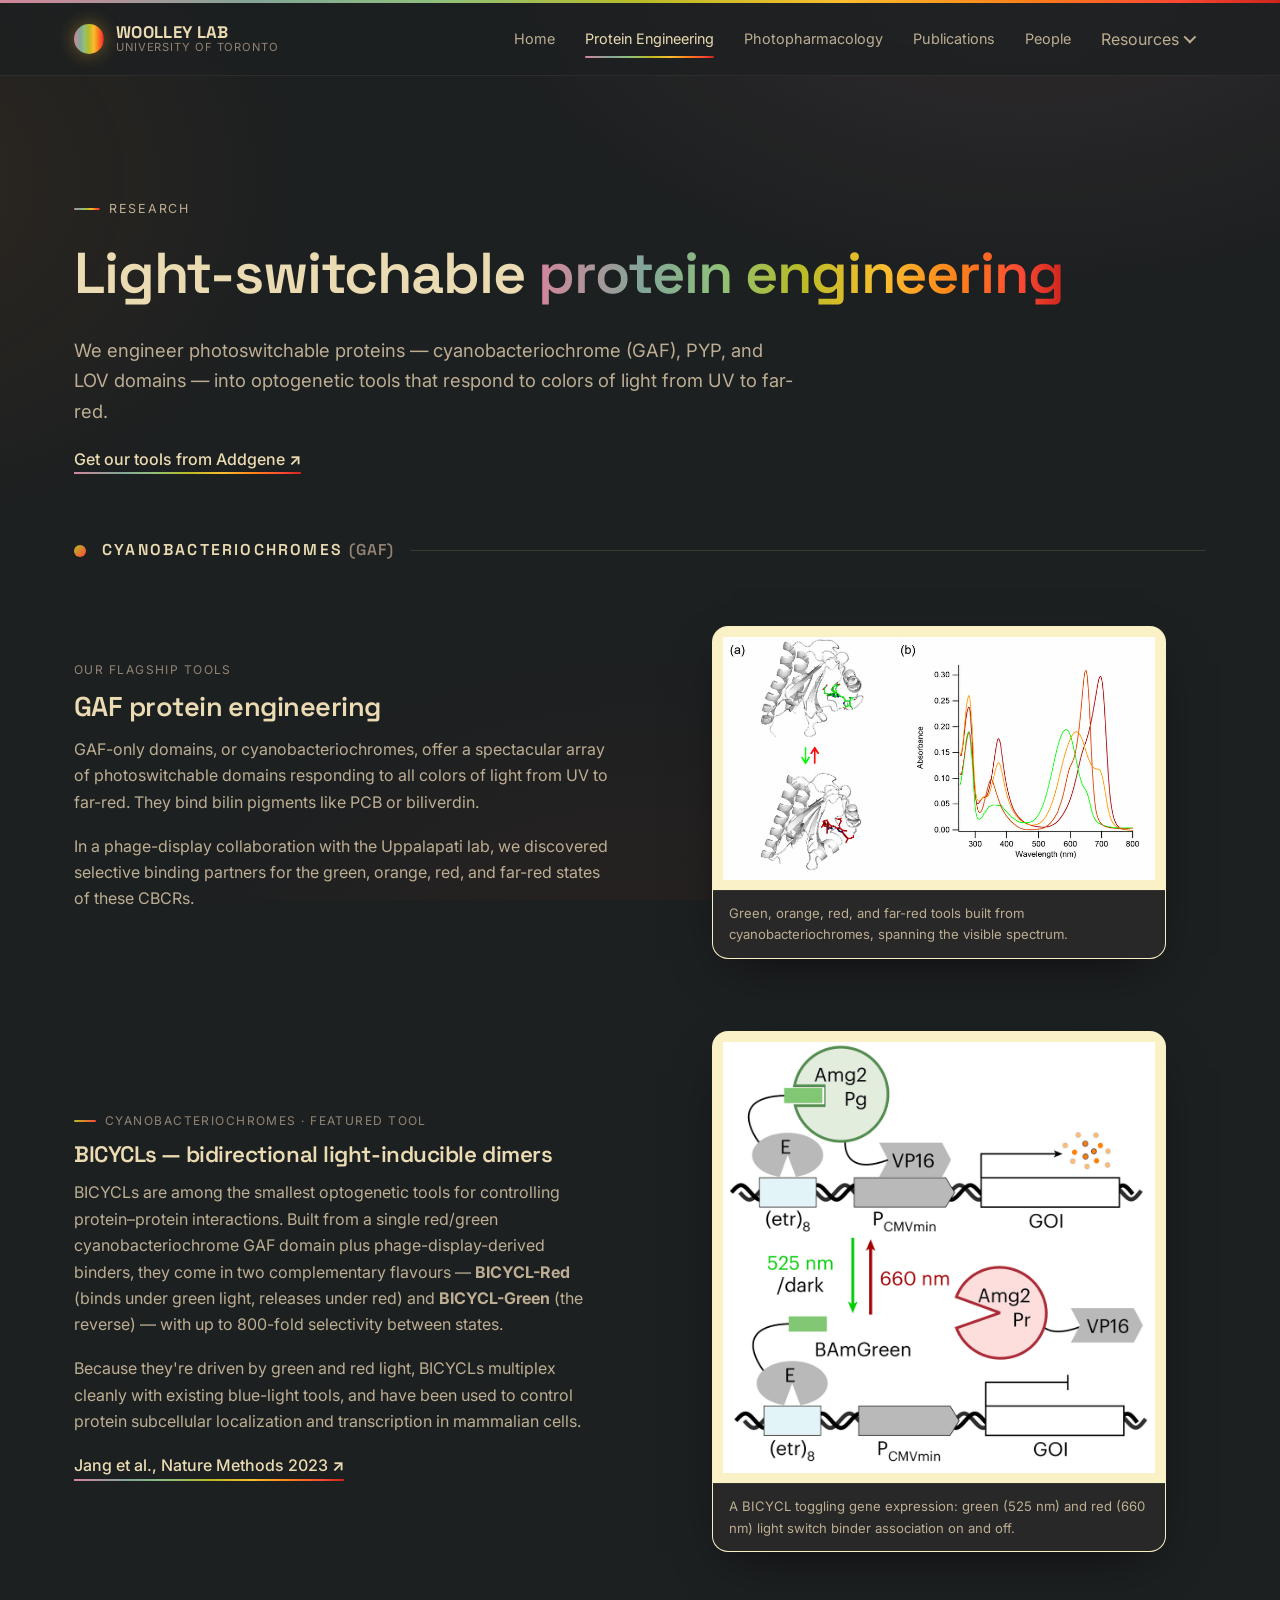
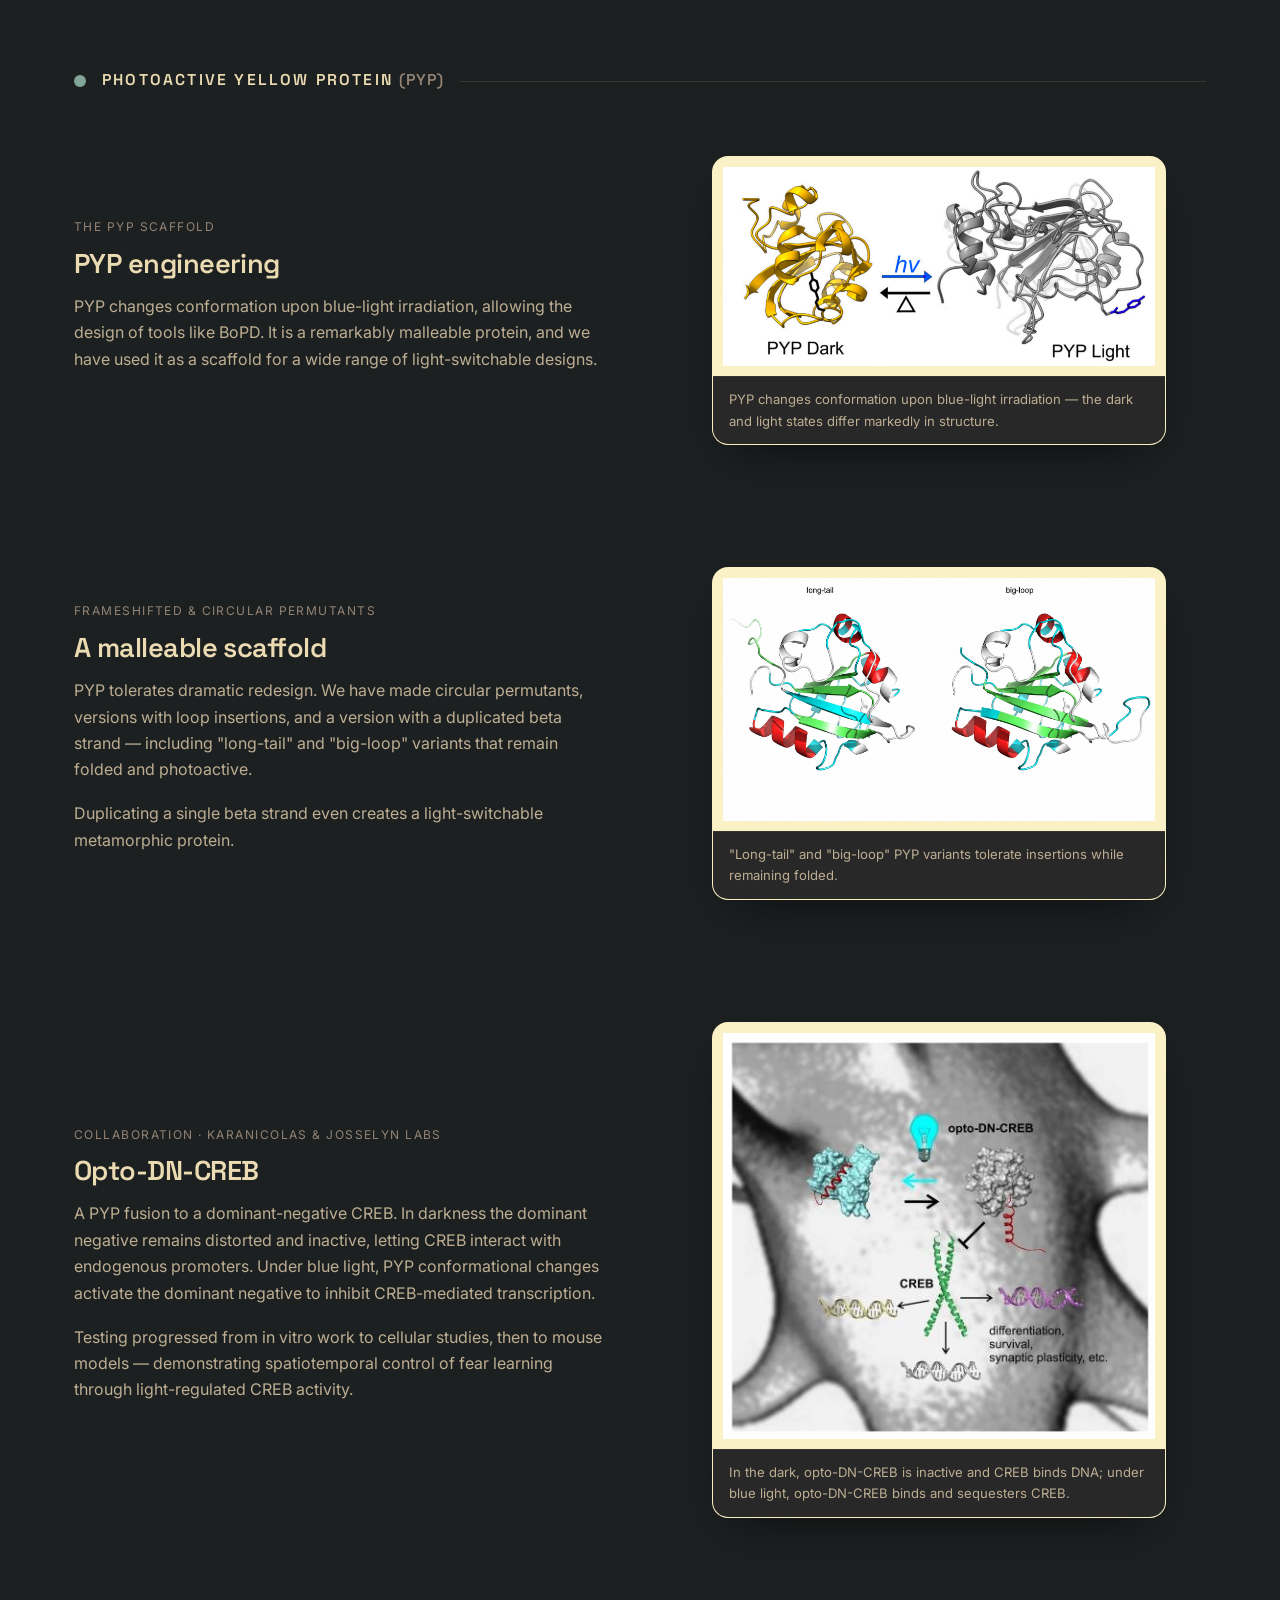
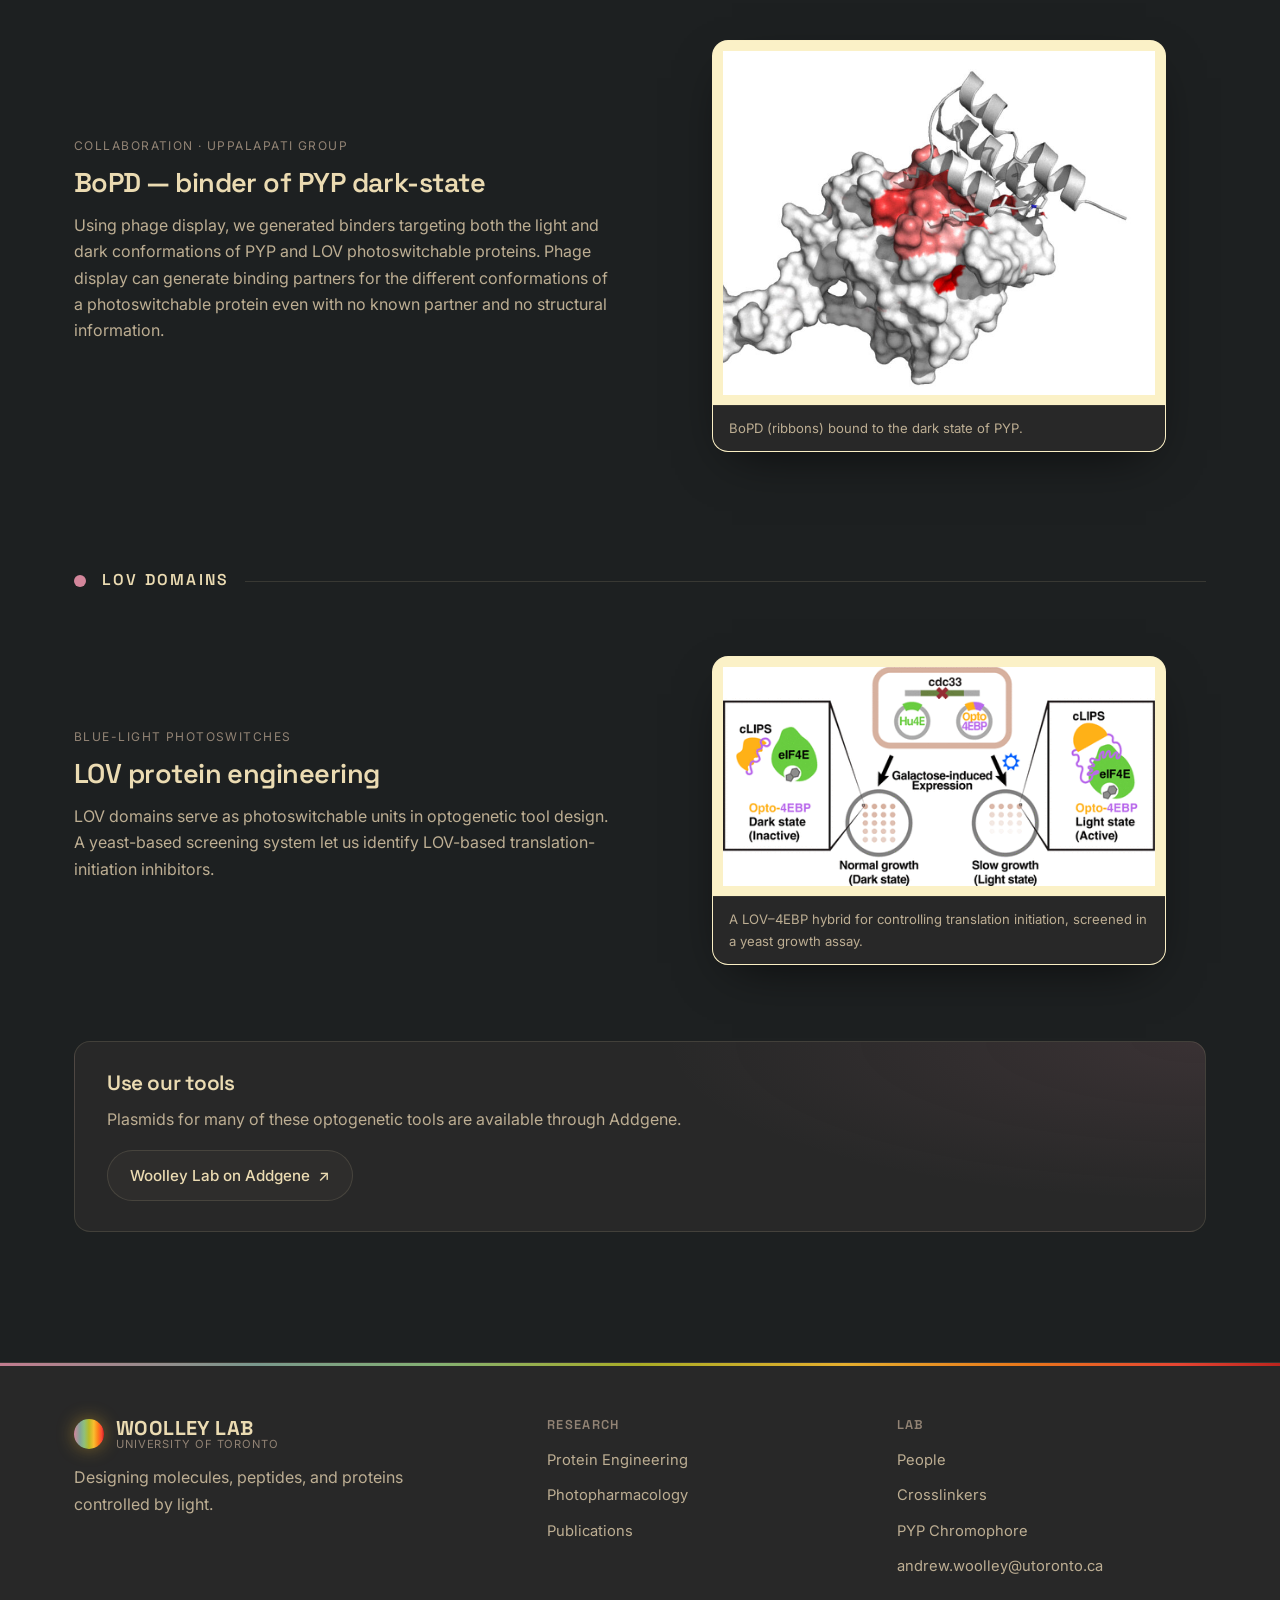
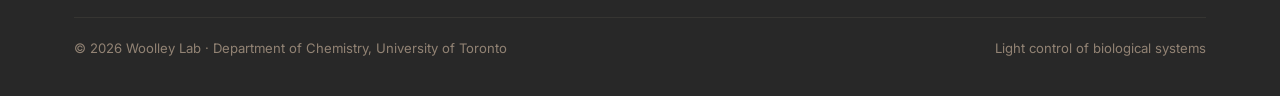
<file: protein-engineering.html>
<!DOCTYPE html>
<html lang="en">
<head>
  <meta charset="UTF-8" />
  <meta name="viewport" content="width=device-width, initial-scale=1.0" />
  <title>Protein Engineering · Woolley Lab</title>
  <meta name="description" content="Engineering light-switchable proteins — PYP, LOV, and cyanobacteriochrome domains — into optogenetic tools." />
  <link rel="preconnect" href="https://fonts.googleapis.com" />
  <link rel="preconnect" href="https://fonts.gstatic.com" crossorigin />
  <link href="https://fonts.googleapis.com/css2?family=Inter:wght@400;500;600&family=Space+Grotesk:wght@500;600;700&display=swap" rel="stylesheet" />
  <link rel="stylesheet" href="css/style.css" />
</head>
<body>

  <header class="site-header">
    <div class="container nav">
      <a class="brand" href="index.html">
        <span class="brand-mark"></span>
        <span class="brand-text">
          <span class="brand-name">WOOLLEY LAB</span>
          <span class="brand-sub">University of Toronto</span>
        </span>
      </a>
      <button class="nav-toggle" aria-label="Toggle menu"><span></span></button>
      <ul class="nav-links">
        <li><a href="index.html">Home</a></li>
        <li><a class="active" href="protein-engineering.html">Protein Engineering</a></li>
        <li><a href="photopharmacology.html">Photopharmacology</a></li>
        <li><a href="publications.html">Publications</a></li>
        <li><a href="people.html">People</a></li>
        <li class="nav-dd">
          <button class="nav-dd-toggle">Resources <span class="chev"></span></button>
          <div class="nav-dd-menu">
            <a href="crosslinkers.html">Crosslinkers</a>
            <a href="pyp-chromophore.html">PYP Chromophore</a>
          </div>
        </li>
      </ul>
    </div>
  </header>

  <main>
    <section class="page-hero">
      <div class="container">
        <span class="eyebrow">Research</span>
        <h1>Light-switchable <span class="spectrum-text">protein engineering</span></h1>
        <p>We engineer photoswitchable proteins — cyanobacteriochrome (GAF), PYP, and LOV domains — into optogenetic tools that respond to colors of light from UV to far-red.</p>
        <div class="link-row">
          <a class="link" href="https://www.addgene.org/Andrew_Woolley/" target="_blank" rel="noopener">Get our tools from Addgene <span class="arrow">↗</span></a>
        </div>
      </div>
    </section>

    <section class="section" style="padding-top:8px;">
      <div class="container">

        <!-- ===== Category: Cyanobacteriochromes (GAF) ===== -->
        <div class="category-divider">
          <span class="dot" style="--cat: linear-gradient(135deg, var(--green), var(--red));"></span>
          <span class="category-label">Cyanobacteriochromes <span class="abbr">(GAF)</span></span>
          <span class="category-line"></span>
        </div>

        <!-- GAF (Cyanobacteriochromes) — lead section -->
        <div class="feature">
          <div>
            <span class="kicker">Our flagship tools</span>
            <h3>GAF protein engineering</h3>
            <p>GAF-only domains, or cyanobacteriochromes, offer a spectacular array of photoswitchable domains responding to all colors of light from UV to far-red. They bind bilin pigments like PCB or biliverdin.</p>
            <p>In a phage-display collaboration with the Uppalapati lab, we discovered selective binding partners for the green, orange, red, and far-red states of these CBCRs.</p>
          </div>
          <figure class="feature-media media-light">
            <img src="images/pe_image1_upscale.png" alt="Cyanobacteriochrome states and absorbance spectra" />
            <figcaption>Green, orange, red, and far-red tools built from cyanobacteriochromes, spanning the visible spectrum.</figcaption>
          </figure>
        </div>

        <!-- BICYCLs — subsection of Cyanobacteriochromes -->
        <div class="feature reverse subfeature">
          <div>
            <span class="subfeature-tab">Cyanobacteriochromes · Featured tool</span>
            <h4>BICYCLs — bidirectional light-inducible dimers</h4>
            <p>BICYCLs are among the smallest optogenetic tools for controlling protein–protein interactions. Built from a single red/green cyanobacteriochrome GAF domain plus phage-display-derived binders, they come in two complementary flavours — <strong>BICYCL-Red</strong> (binds under green light, releases under red) and <strong>BICYCL-Green</strong> (the reverse) — with up to 800-fold selectivity between states.</p>
            <p>Because they're driven by green and red light, BICYCLs multiplex cleanly with existing blue-light tools, and have been used to control protein subcellular localization and transcription in mammalian cells.</p>
            <div class="link-row">
              <a class="link" href="https://doi.org/10.1038/s41592-023-01764-8" target="_blank" rel="noopener">Jang et al., Nature Methods 2023 <span class="arrow">↗</span></a>
            </div>
          </div>
          <figure class="feature-media media-light">
            <img src="images/pe_green_bicycl.png" alt="BICYCL bidirectional light-inducible dimer controlling gene expression" />
            <figcaption>A BICYCL toggling gene expression: green (525 nm) and red (660 nm) light switch binder association on and off.</figcaption>
          </figure>
        </div>

        <!-- ===== Category: Photoactive Yellow Protein (PYP) ===== -->
        <div class="category-divider">
          <span class="dot" style="--cat: var(--blue);"></span>
          <span class="category-label">Photoactive Yellow Protein <span class="abbr">(PYP)</span></span>
          <span class="category-line"></span>
        </div>

        <!-- PYP -->
        <div class="feature">
          <div>
            <span class="kicker">The PYP scaffold</span>
            <h3>PYP engineering</h3>
            <p>PYP changes conformation upon blue-light irradiation, allowing the design of tools like BoPD. It is a remarkably malleable protein, and we have used it as a scaffold for a wide range of light-switchable designs.</p>
          </div>
          <figure class="feature-media media-light">
            <img src="images/pe_pyp_dark_vs_light.png" alt="PYP dark and light state structures" />
            <figcaption>PYP changes conformation upon blue-light irradiation — the dark and light states differ markedly in structure.</figcaption>
          </figure>
        </div>

        <!-- Permutants -->
        <div class="feature reverse">
          <div>
            <span class="kicker">Frameshifted &amp; circular permutants</span>
            <h3>A malleable scaffold</h3>
            <p>PYP tolerates dramatic redesign. We have made circular permutants, versions with loop insertions, and a version with a duplicated beta strand — including "long-tail" and "big-loop" variants that remain folded and photoactive.</p>
            <p>Duplicating a single beta strand even creates a light-switchable metamorphic protein.</p>
          </div>
          <figure class="feature-media media-light">
            <img src="images/pe_denver_2020_upscale.png" alt="Long-tail and big-loop PYP variants" />
            <figcaption>"Long-tail" and "big-loop" PYP variants tolerate insertions while remaining folded.</figcaption>
          </figure>
        </div>

        <!-- Opto-DN-CREB -->
        <div class="feature">
          <div>
            <span class="kicker">Collaboration · Karanicolas &amp; Josselyn labs</span>
            <h3>Opto-DN-CREB</h3>
            <p>A PYP fusion to a dominant-negative CREB. In darkness the dominant negative remains distorted and inactive, letting CREB interact with endogenous promoters. Under blue light, PYP conformational changes activate the dominant negative to inhibit CREB-mediated transcription.</p>
            <p>Testing progressed from in vitro work to cellular studies, then to mouse models — demonstrating spatiotemporal control of fear learning through light-regulated CREB activity.</p>
          </div>
          <figure class="feature-media media-light">
            <img src="images/pe_nihms_f0001.jpg" alt="Opto-DN-CREB mechanism" />
            <figcaption>In the dark, opto-DN-CREB is inactive and CREB binds DNA; under blue light, opto-DN-CREB binds and sequesters CREB.</figcaption>
          </figure>
        </div>

        <!-- BoPD -->
        <div class="feature reverse">
          <div>
            <span class="kicker">Collaboration · Uppalapati group</span>
            <h3>BoPD — binder of PYP dark-state</h3>
            <p>Using phage display, we generated binders targeting both the light and dark conformations of PYP and LOV photoswitchable proteins. Phage display can generate binding partners for the different conformations of a photoswitchable protein even with no known partner and no structural information.</p>
          </div>
          <figure class="feature-media media-light">
            <img src="images/pe_pypb6.jpg" alt="BoPD bound to the dark state of PYP" />
            <figcaption>BoPD (ribbons) bound to the dark state of PYP.</figcaption>
          </figure>
        </div>

        <!-- ===== Category: LOV domains ===== -->
        <div class="category-divider">
          <span class="dot" style="--cat: var(--violet);"></span>
          <span class="category-label">LOV domains</span>
          <span class="category-line"></span>
        </div>

        <!-- LOV -->
        <div class="feature">
          <div>
            <span class="kicker">Blue-light photoswitches</span>
            <h3>LOV protein engineering</h3>
            <p>LOV domains serve as photoswitchable units in optogenetic tool design. A yeast-based screening system let us identify LOV-based translation-initiation inhibitors.</p>
          </div>
          <figure class="feature-media media-light">
            <img src="images/pe_phage_2018.gif" alt="Opto-4EBP LOV translation-initiation system" />
            <figcaption>A LOV–4EBP hybrid for controlling translation initiation, screened in a yeast growth assay.</figcaption>
          </figure>
        </div>

        <div class="callout" style="margin-top:60px;">
          <h3 style="font-size:1.3rem;">Use our tools</h3>
          <p class="muted">Plasmids for many of these optogenetic tools are available through Addgene.</p>
          <a class="btn btn-ghost" href="https://www.addgene.org/Andrew_Woolley/" target="_blank" rel="noopener">Woolley Lab on Addgene <span class="arrow">↗</span></a>
        </div>

      </div>
    </section>
  </main>

  <footer class="site-footer">
    <div class="spectrum-rail"></div>
    <div class="container">
      <div class="footer-grid">
        <div class="footer-brand">
          <div class="brand" style="margin-bottom:14px;">
            <span class="brand-mark"></span>
            <span class="brand-text">
              <span class="brand-name">WOOLLEY LAB</span>
              <span class="brand-sub">University of Toronto</span>
            </span>
          </div>
          <p class="muted" style="max-width:34ch;">Designing molecules, peptides, and proteins controlled by light.</p>
        </div>
        <div class="footer-col">
          <h4>Research</h4>
          <ul>
            <li><a href="protein-engineering.html">Protein Engineering</a></li>
            <li><a href="photopharmacology.html">Photopharmacology</a></li>
            <li><a href="publications.html">Publications</a></li>
          </ul>
        </div>
        <div class="footer-col">
          <h4>Lab</h4>
          <ul>
            <li><a href="people.html">People</a></li>
            <li><a href="crosslinkers.html">Crosslinkers</a></li>
            <li><a href="pyp-chromophore.html">PYP Chromophore</a></li>
            <li><a href="mailto:andrew.woolley@utoronto.ca">andrew.woolley@utoronto.ca</a></li>
          </ul>
        </div>
      </div>
      <div class="footer-bottom">
        <span>© 2026 Woolley Lab · Department of Chemistry, University of Toronto</span>
        <span>Light control of biological systems</span>
      </div>
    </div>
  </footer>

  <script src="js/nav.js"></script>
</body>
</html>
</file>
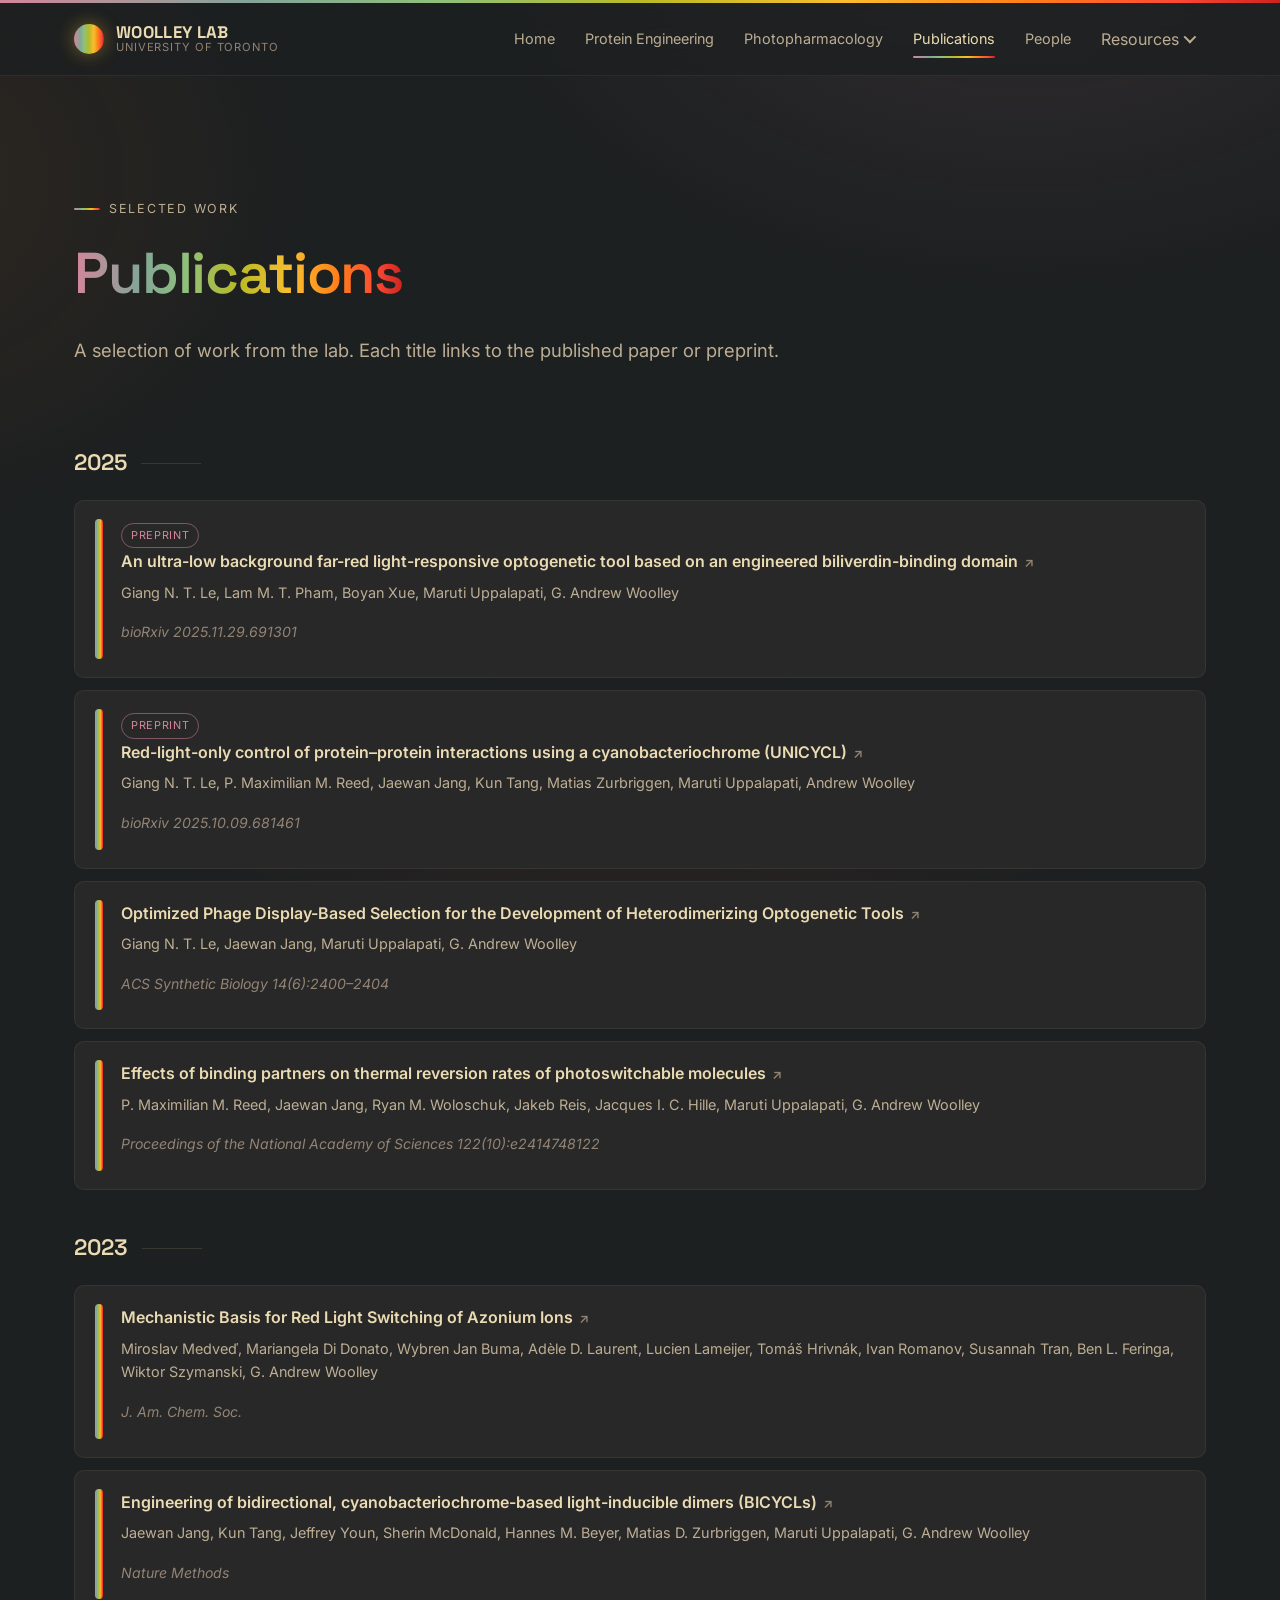
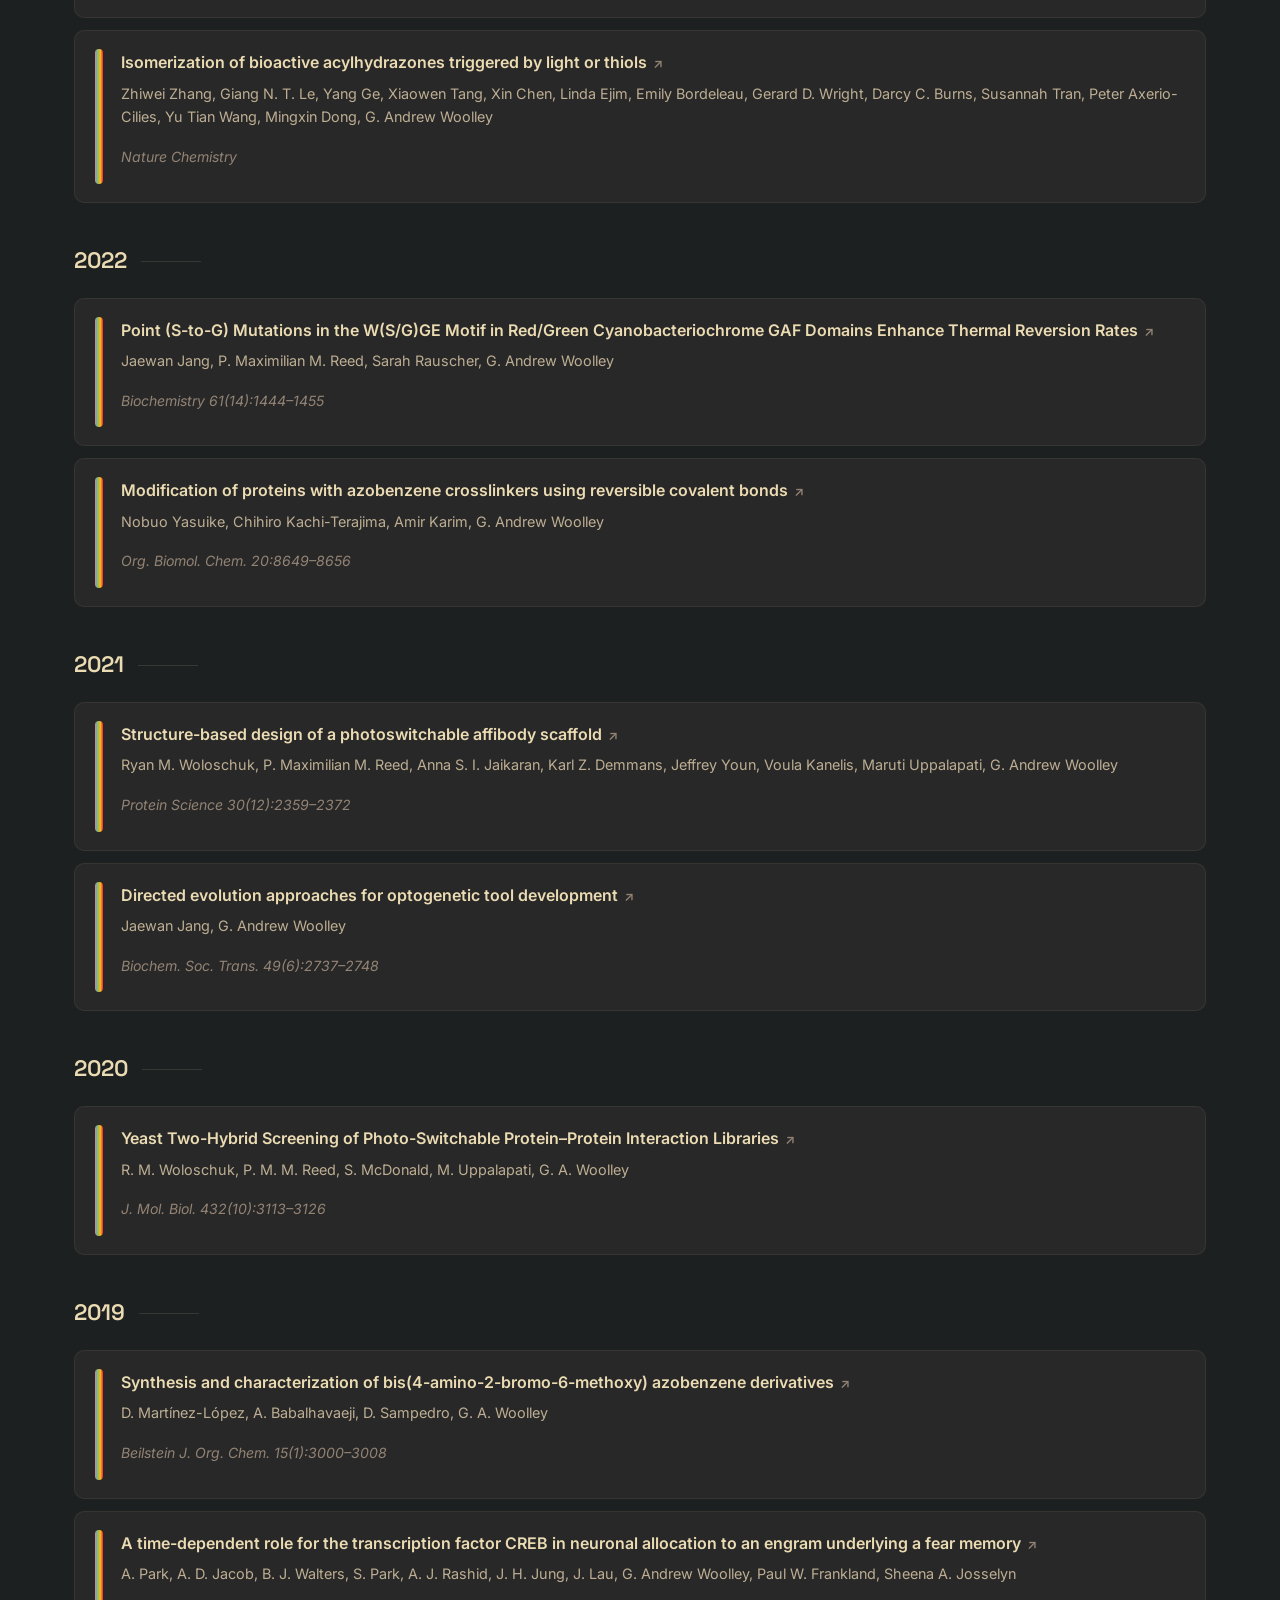
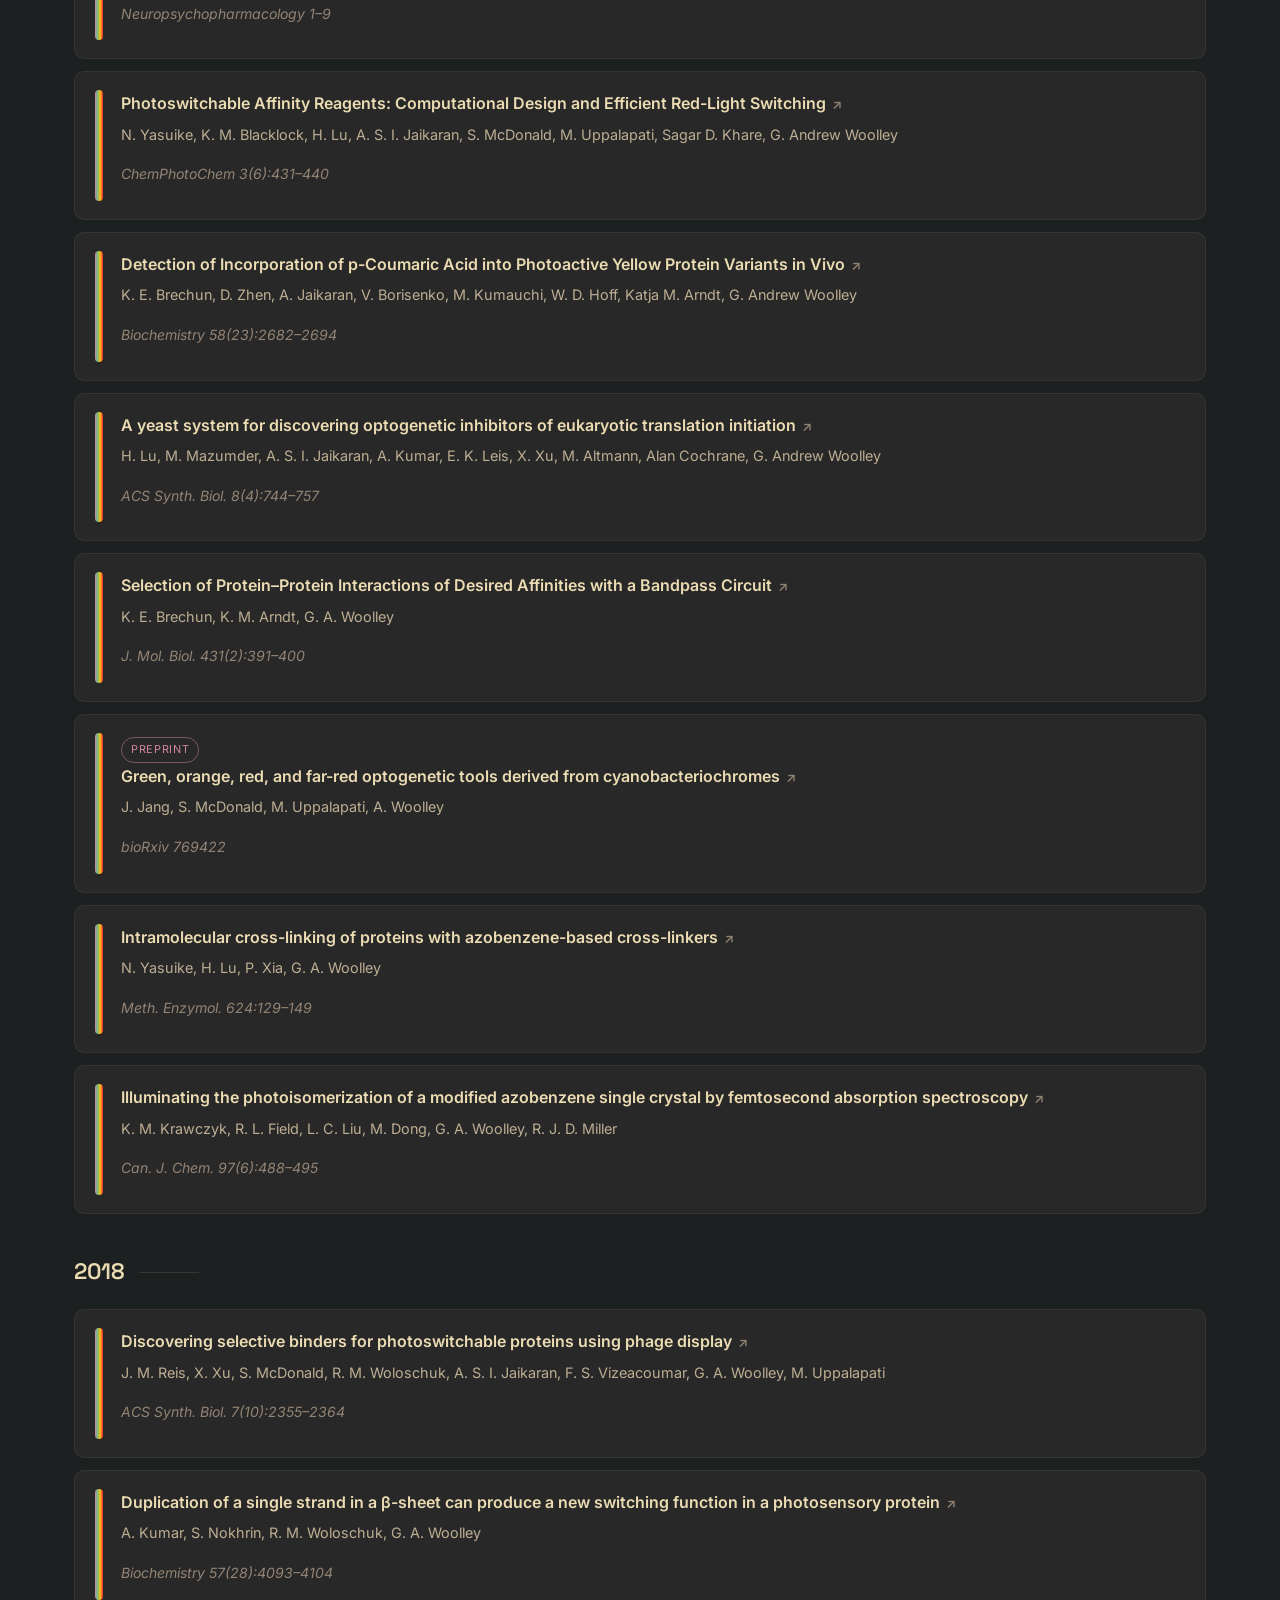
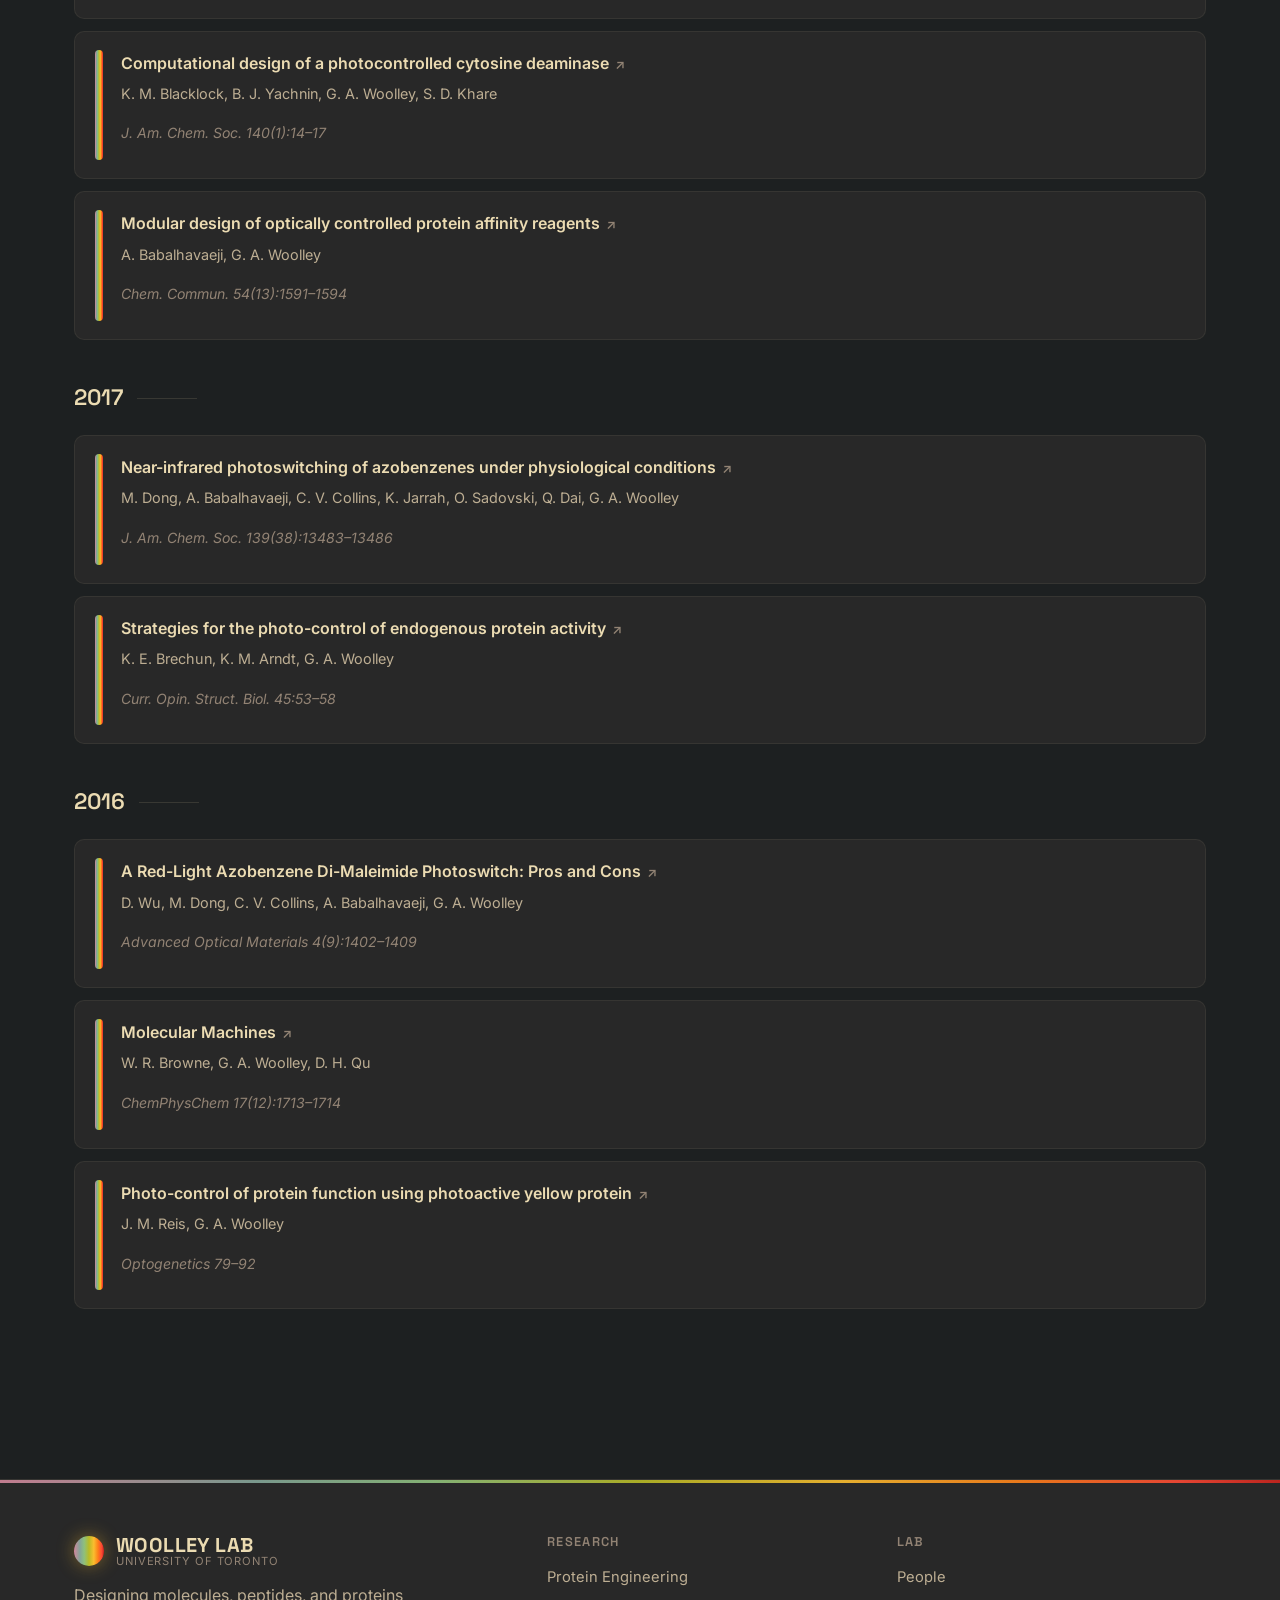
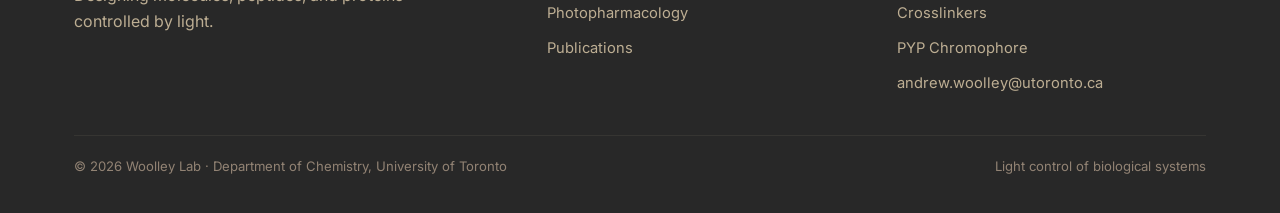
<file: publications.html>
<!DOCTYPE html>
<html lang="en">
<head>
  <meta charset="UTF-8" />
  <meta name="viewport" content="width=device-width, initial-scale=1.0" />
  <title>Publications · Woolley Lab</title>
  <meta name="description" content="Publications from the Woolley Lab, University of Toronto." />
  <link rel="preconnect" href="https://fonts.googleapis.com" />
  <link rel="preconnect" href="https://fonts.gstatic.com" crossorigin />
  <link href="https://fonts.googleapis.com/css2?family=Inter:wght@400;500;600&family=Space+Grotesk:wght@500;600;700&display=swap" rel="stylesheet" />
  <link rel="stylesheet" href="css/style.css" />
</head>
<body>

  <header class="site-header">
    <div class="container nav">
      <a class="brand" href="index.html">
        <span class="brand-mark"></span>
        <span class="brand-text">
          <span class="brand-name">WOOLLEY LAB</span>
          <span class="brand-sub">University of Toronto</span>
        </span>
      </a>
      <button class="nav-toggle" aria-label="Toggle menu"><span></span></button>
      <ul class="nav-links">
        <li><a href="index.html">Home</a></li>
        <li><a href="protein-engineering.html">Protein Engineering</a></li>
        <li><a href="photopharmacology.html">Photopharmacology</a></li>
        <li><a class="active" href="publications.html">Publications</a></li>
        <li><a href="people.html">People</a></li>
        <li class="nav-dd">
          <button class="nav-dd-toggle">Resources <span class="chev"></span></button>
          <div class="nav-dd-menu">
            <a href="crosslinkers.html">Crosslinkers</a>
            <a href="pyp-chromophore.html">PYP Chromophore</a>
          </div>
        </li>
      </ul>
    </div>
  </header>

  <main>
    <section class="page-hero">
      <div class="container">
        <span class="eyebrow">Selected work</span>
        <h1><span class="spectrum-text">Publications</span></h1>
        <p>A selection of work from the lab. Each title links to the published paper or preprint.</p>
      </div>
    </section>

    <section class="section" style="padding-top:8px;">
      <div class="container">

        <!-- 2025 -->
        <div class="year-group">
          <div class="year-label">2025</div>

          <article class="pub">
            <span class="pub-rail"></span>
            <div>
              <div class="pub-meta"><span class="pub-badge preprint">Preprint</span></div>
              <p class="pub-title"><a href="https://www.biorxiv.org/content/10.1101/2025.11.29.691301" target="_blank" rel="noopener">An ultra-low background far-red light-responsive optogenetic tool based on an engineered biliverdin-binding domain <span class="ext">↗</span></a></p>
              <p class="pub-authors">Giang N. T. Le, Lam M. T. Pham, Boyan Xue, Maruti Uppalapati, G. Andrew Woolley</p>
              <p class="pub-venue">bioRxiv 2025.11.29.691301</p>
            </div>
          </article>

          <article class="pub">
            <span class="pub-rail"></span>
            <div>
              <div class="pub-meta"><span class="pub-badge preprint">Preprint</span></div>
              <p class="pub-title"><a href="https://www.biorxiv.org/content/10.1101/2025.10.09.681461" target="_blank" rel="noopener">Red-light-only control of protein–protein interactions using a cyanobacteriochrome (UNICYCL) <span class="ext">↗</span></a></p>
              <p class="pub-authors">Giang N. T. Le, P. Maximilian M. Reed, Jaewan Jang, Kun Tang, Matias Zurbriggen, Maruti Uppalapati, Andrew Woolley</p>
              <p class="pub-venue">bioRxiv 2025.10.09.681461</p>
            </div>
          </article>

          <article class="pub">
            <span class="pub-rail"></span>
            <div>
              <p class="pub-title"><a href="https://doi.org/10.1021/acssynbio.5c00167" target="_blank" rel="noopener">Optimized Phage Display-Based Selection for the Development of Heterodimerizing Optogenetic Tools <span class="ext">↗</span></a></p>
              <p class="pub-authors">Giang N. T. Le, Jaewan Jang, Maruti Uppalapati, G. Andrew Woolley</p>
              <p class="pub-venue">ACS Synthetic Biology 14(6):2400–2404</p>
            </div>
          </article>

          <article class="pub">
            <span class="pub-rail"></span>
            <div>
              <p class="pub-title"><a href="https://doi.org/10.1073/pnas.2414748122" target="_blank" rel="noopener">Effects of binding partners on thermal reversion rates of photoswitchable molecules <span class="ext">↗</span></a></p>
              <p class="pub-authors">P. Maximilian M. Reed, Jaewan Jang, Ryan M. Woloschuk, Jakeb Reis, Jacques I. C. Hille, Maruti Uppalapati, G. Andrew Woolley</p>
              <p class="pub-venue">Proceedings of the National Academy of Sciences 122(10):e2414748122</p>
            </div>
          </article>
        </div>

        <!-- 2023 -->
        <div class="year-group">
          <div class="year-label">2023</div>

          <article class="pub">
            <span class="pub-rail"></span>
            <div>
              <p class="pub-title"><a href="https://doi.org/10.1021/jacs.3c06157" target="_blank" rel="noopener">Mechanistic Basis for Red Light Switching of Azonium Ions <span class="ext">↗</span></a></p>
              <p class="pub-authors">Miroslav Medveď, Mariangela Di Donato, Wybren Jan Buma, Adèle D. Laurent, Lucien Lameijer, Tomáš Hrivnák, Ivan Romanov, Susannah Tran, Ben L. Feringa, Wiktor Szymanski, G. Andrew Woolley</p>
              <p class="pub-venue">J. Am. Chem. Soc.</p>
            </div>
          </article>

          <article class="pub">
            <span class="pub-rail"></span>
            <div>
              <p class="pub-title"><a href="https://doi.org/10.1038/s41592-023-01764-8" target="_blank" rel="noopener">Engineering of bidirectional, cyanobacteriochrome-based light-inducible dimers (BICYCLs) <span class="ext">↗</span></a></p>
              <p class="pub-authors">Jaewan Jang, Kun Tang, Jeffrey Youn, Sherin McDonald, Hannes M. Beyer, Matias D. Zurbriggen, Maruti Uppalapati, G. Andrew Woolley</p>
              <p class="pub-venue">Nature Methods</p>
            </div>
          </article>

          <article class="pub">
            <span class="pub-rail"></span>
            <div>
              <p class="pub-title"><a href="https://doi.org/10.1038/s41557-023-01239-5" target="_blank" rel="noopener">Isomerization of bioactive acylhydrazones triggered by light or thiols <span class="ext">↗</span></a></p>
              <p class="pub-authors">Zhiwei Zhang, Giang N. T. Le, Yang Ge, Xiaowen Tang, Xin Chen, Linda Ejim, Emily Bordeleau, Gerard D. Wright, Darcy C. Burns, Susannah Tran, Peter Axerio-Cilies, Yu Tian Wang, Mingxin Dong, G. Andrew Woolley</p>
              <p class="pub-venue">Nature Chemistry</p>
            </div>
          </article>
        </div>

        <!-- 2022 -->
        <div class="year-group">
          <div class="year-label">2022</div>

          <article class="pub">
            <span class="pub-rail"></span>
            <div>
              <p class="pub-title"><a href="https://doi.org/10.1021/acs.biochem.2c00060" target="_blank" rel="noopener">Point (S-to-G) Mutations in the W(S/G)GE Motif in Red/Green Cyanobacteriochrome GAF Domains Enhance Thermal Reversion Rates <span class="ext">↗</span></a></p>
              <p class="pub-authors">Jaewan Jang, P. Maximilian M. Reed, Sarah Rauscher, G. Andrew Woolley</p>
              <p class="pub-venue">Biochemistry 61(14):1444–1455</p>
            </div>
          </article>

          <article class="pub">
            <span class="pub-rail"></span>
            <div>
              <p class="pub-title"><a href="https://doi.org/10.1039/d2ob01656g" target="_blank" rel="noopener">Modification of proteins with azobenzene crosslinkers using reversible covalent bonds <span class="ext">↗</span></a></p>
              <p class="pub-authors">Nobuo Yasuike, Chihiro Kachi-Terajima, Amir Karim, G. Andrew Woolley</p>
              <p class="pub-venue">Org. Biomol. Chem. 20:8649–8656</p>
            </div>
          </article>
        </div>

        <!-- 2021 -->
        <div class="year-group">
          <div class="year-label">2021</div>

          <article class="pub">
            <span class="pub-rail"></span>
            <div>
              <p class="pub-title"><a href="https://doi.org/10.1002/pro.4196" target="_blank" rel="noopener">Structure-based design of a photoswitchable affibody scaffold <span class="ext">↗</span></a></p>
              <p class="pub-authors">Ryan M. Woloschuk, P. Maximilian M. Reed, Anna S. I. Jaikaran, Karl Z. Demmans, Jeffrey Youn, Voula Kanelis, Maruti Uppalapati, G. Andrew Woolley</p>
              <p class="pub-venue">Protein Science 30(12):2359–2372</p>
            </div>
          </article>

          <article class="pub">
            <span class="pub-rail"></span>
            <div>
              <p class="pub-title"><a href="https://doi.org/10.1042/bst20210700" target="_blank" rel="noopener">Directed evolution approaches for optogenetic tool development <span class="ext">↗</span></a></p>
              <p class="pub-authors">Jaewan Jang, G. Andrew Woolley</p>
              <p class="pub-venue">Biochem. Soc. Trans. 49(6):2737–2748</p>
            </div>
          </article>
        </div>

        <!-- 2020 -->
        <div class="year-group">
          <div class="year-label">2020</div>

          <article class="pub">
            <span class="pub-rail"></span>
            <div>
              <p class="pub-title"><a href="https://doi.org/10.1016/j.jmb.2020.03.011" target="_blank" rel="noopener">Yeast Two-Hybrid Screening of Photo-Switchable Protein–Protein Interaction Libraries <span class="ext">↗</span></a></p>
              <p class="pub-authors">R. M. Woloschuk, P. M. M. Reed, S. McDonald, M. Uppalapati, G. A. Woolley</p>
              <p class="pub-venue">J. Mol. Biol. 432(10):3113–3126</p>
            </div>
          </article>
        </div>

        <!-- 2019 -->
        <div class="year-group">
          <div class="year-label">2019</div>

          <article class="pub">
            <span class="pub-rail"></span>
            <div>
              <p class="pub-title"><a href="https://doi.org/10.3762/bjoc.15.296" target="_blank" rel="noopener">Synthesis and characterization of bis(4-amino-2-bromo-6-methoxy) azobenzene derivatives <span class="ext">↗</span></a></p>
              <p class="pub-authors">D. Martínez-López, A. Babalhavaeji, D. Sampedro, G. A. Woolley</p>
              <p class="pub-venue">Beilstein J. Org. Chem. 15(1):3000–3008</p>
            </div>
          </article>

          <article class="pub">
            <span class="pub-rail"></span>
            <div>
              <p class="pub-title"><a href="https://doi.org/10.1038/s41386-019-0588-0" target="_blank" rel="noopener">A time-dependent role for the transcription factor CREB in neuronal allocation to an engram underlying a fear memory <span class="ext">↗</span></a></p>
              <p class="pub-authors">A. Park, A. D. Jacob, B. J. Walters, S. Park, A. J. Rashid, J. H. Jung, J. Lau, G. Andrew Woolley, Paul W. Frankland, Sheena A. Josselyn</p>
              <p class="pub-venue">Neuropsychopharmacology 1–9</p>
            </div>
          </article>

          <article class="pub">
            <span class="pub-rail"></span>
            <div>
              <p class="pub-title"><a href="https://doi.org/10.1002/cptc.201900016" target="_blank" rel="noopener">Photoswitchable Affinity Reagents: Computational Design and Efficient Red-Light Switching <span class="ext">↗</span></a></p>
              <p class="pub-authors">N. Yasuike, K. M. Blacklock, H. Lu, A. S. I. Jaikaran, S. McDonald, M. Uppalapati, Sagar D. Khare, G. Andrew Woolley</p>
              <p class="pub-venue">ChemPhotoChem 3(6):431–440</p>
            </div>
          </article>

          <article class="pub">
            <span class="pub-rail"></span>
            <div>
              <p class="pub-title"><a href="https://doi.org/10.1021/acs.biochem.9b00279" target="_blank" rel="noopener">Detection of Incorporation of p-Coumaric Acid into Photoactive Yellow Protein Variants in Vivo <span class="ext">↗</span></a></p>
              <p class="pub-authors">K. E. Brechun, D. Zhen, A. Jaikaran, V. Borisenko, M. Kumauchi, W. D. Hoff, Katja M. Arndt, G. Andrew Woolley</p>
              <p class="pub-venue">Biochemistry 58(23):2682–2694</p>
            </div>
          </article>

          <article class="pub">
            <span class="pub-rail"></span>
            <div>
              <p class="pub-title"><a href="https://doi.org/10.1021/acssynbio.8b00386" target="_blank" rel="noopener">A yeast system for discovering optogenetic inhibitors of eukaryotic translation initiation <span class="ext">↗</span></a></p>
              <p class="pub-authors">H. Lu, M. Mazumder, A. S. I. Jaikaran, A. Kumar, E. K. Leis, X. Xu, M. Altmann, Alan Cochrane, G. Andrew Woolley</p>
              <p class="pub-venue">ACS Synth. Biol. 8(4):744–757</p>
            </div>
          </article>

          <article class="pub">
            <span class="pub-rail"></span>
            <div>
              <p class="pub-title"><a href="https://doi.org/10.1016/j.jmb.2018.11.011" target="_blank" rel="noopener">Selection of Protein–Protein Interactions of Desired Affinities with a Bandpass Circuit <span class="ext">↗</span></a></p>
              <p class="pub-authors">K. E. Brechun, K. M. Arndt, G. A. Woolley</p>
              <p class="pub-venue">J. Mol. Biol. 431(2):391–400</p>
            </div>
          </article>

          <article class="pub">
            <span class="pub-rail"></span>
            <div>
              <div class="pub-meta"><span class="pub-badge preprint">Preprint</span></div>
              <p class="pub-title"><a href="https://www.biorxiv.org/content/10.1101/769422" target="_blank" rel="noopener">Green, orange, red, and far-red optogenetic tools derived from cyanobacteriochromes <span class="ext">↗</span></a></p>
              <p class="pub-authors">J. Jang, S. McDonald, M. Uppalapati, A. Woolley</p>
              <p class="pub-venue">bioRxiv 769422</p>
            </div>
          </article>

          <article class="pub">
            <span class="pub-rail"></span>
            <div>
              <p class="pub-title"><a href="https://doi.org/10.1016/bs.mie.2019.04.006" target="_blank" rel="noopener">Intramolecular cross-linking of proteins with azobenzene-based cross-linkers <span class="ext">↗</span></a></p>
              <p class="pub-authors">N. Yasuike, H. Lu, P. Xia, G. A. Woolley</p>
              <p class="pub-venue">Meth. Enzymol. 624:129–149</p>
            </div>
          </article>

          <article class="pub">
            <span class="pub-rail"></span>
            <div>
              <p class="pub-title"><a href="https://doi.org/10.1139/cjc-2018-0461" target="_blank" rel="noopener">Illuminating the photoisomerization of a modified azobenzene single crystal by femtosecond absorption spectroscopy <span class="ext">↗</span></a></p>
              <p class="pub-authors">K. M. Krawczyk, R. L. Field, L. C. Liu, M. Dong, G. A. Woolley, R. J. D. Miller</p>
              <p class="pub-venue">Can. J. Chem. 97(6):488–495</p>
            </div>
          </article>
        </div>

        <!-- 2018 -->
        <div class="year-group">
          <div class="year-label">2018</div>

          <article class="pub">
            <span class="pub-rail"></span>
            <div>
              <p class="pub-title"><a href="https://doi.org/10.1021/acssynbio.8b00123" target="_blank" rel="noopener">Discovering selective binders for photoswitchable proteins using phage display <span class="ext">↗</span></a></p>
              <p class="pub-authors">J. M. Reis, X. Xu, S. McDonald, R. M. Woloschuk, A. S. I. Jaikaran, F. S. Vizeacoumar, G. A. Woolley, M. Uppalapati</p>
              <p class="pub-venue">ACS Synth. Biol. 7(10):2355–2364</p>
            </div>
          </article>

          <article class="pub">
            <span class="pub-rail"></span>
            <div>
              <p class="pub-title"><a href="https://doi.org/10.1021/acs.biochem.8b00445" target="_blank" rel="noopener">Duplication of a single strand in a β-sheet can produce a new switching function in a photosensory protein <span class="ext">↗</span></a></p>
              <p class="pub-authors">A. Kumar, S. Nokhrin, R. M. Woloschuk, G. A. Woolley</p>
              <p class="pub-venue">Biochemistry 57(28):4093–4104</p>
            </div>
          </article>

          <article class="pub">
            <span class="pub-rail"></span>
            <div>
              <p class="pub-title"><a href="https://doi.org/10.1021/jacs.7b08709" target="_blank" rel="noopener">Computational design of a photocontrolled cytosine deaminase <span class="ext">↗</span></a></p>
              <p class="pub-authors">K. M. Blacklock, B. J. Yachnin, G. A. Woolley, S. D. Khare</p>
              <p class="pub-venue">J. Am. Chem. Soc. 140(1):14–17</p>
            </div>
          </article>

          <article class="pub">
            <span class="pub-rail"></span>
            <div>
              <p class="pub-title"><a href="https://doi.org/10.1039/c7cc07391g" target="_blank" rel="noopener">Modular design of optically controlled protein affinity reagents <span class="ext">↗</span></a></p>
              <p class="pub-authors">A. Babalhavaeji, G. A. Woolley</p>
              <p class="pub-venue">Chem. Commun. 54(13):1591–1594</p>
            </div>
          </article>
        </div>

        <!-- 2017 -->
        <div class="year-group">
          <div class="year-label">2017</div>

          <article class="pub">
            <span class="pub-rail"></span>
            <div>
              <p class="pub-title"><a href="https://doi.org/10.1021/jacs.7b06471" target="_blank" rel="noopener">Near-infrared photoswitching of azobenzenes under physiological conditions <span class="ext">↗</span></a></p>
              <p class="pub-authors">M. Dong, A. Babalhavaeji, C. V. Collins, K. Jarrah, O. Sadovski, Q. Dai, G. A. Woolley</p>
              <p class="pub-venue">J. Am. Chem. Soc. 139(38):13483–13486</p>
            </div>
          </article>

          <article class="pub">
            <span class="pub-rail"></span>
            <div>
              <p class="pub-title"><a href="https://doi.org/10.1016/j.sbi.2016.11.014" target="_blank" rel="noopener">Strategies for the photo-control of endogenous protein activity <span class="ext">↗</span></a></p>
              <p class="pub-authors">K. E. Brechun, K. M. Arndt, G. A. Woolley</p>
              <p class="pub-venue">Curr. Opin. Struct. Biol. 45:53–58</p>
            </div>
          </article>
        </div>

        <!-- 2016 -->
        <div class="year-group">
          <div class="year-label">2016</div>

          <article class="pub">
            <span class="pub-rail"></span>
            <div>
              <p class="pub-title"><a href="https://doi.org/10.1002/adom.201600362" target="_blank" rel="noopener">A Red-Light Azobenzene Di-Maleimide Photoswitch: Pros and Cons <span class="ext">↗</span></a></p>
              <p class="pub-authors">D. Wu, M. Dong, C. V. Collins, A. Babalhavaeji, G. A. Woolley</p>
              <p class="pub-venue">Advanced Optical Materials 4(9):1402–1409</p>
            </div>
          </article>

          <article class="pub">
            <span class="pub-rail"></span>
            <div>
              <p class="pub-title"><a href="https://doi.org/10.1002/cphc.201600577" target="_blank" rel="noopener">Molecular Machines <span class="ext">↗</span></a></p>
              <p class="pub-authors">W. R. Browne, G. A. Woolley, D. H. Qu</p>
              <p class="pub-venue">ChemPhysChem 17(12):1713–1714</p>
            </div>
          </article>

          <article class="pub">
            <span class="pub-rail"></span>
            <div>
              <p class="pub-title"><a href="https://doi.org/10.1007/978-1-4939-3512-3_6" target="_blank" rel="noopener">Photo-control of protein function using photoactive yellow protein <span class="ext">↗</span></a></p>
              <p class="pub-authors">J. M. Reis, G. A. Woolley</p>
              <p class="pub-venue">Optogenetics 79–92</p>
            </div>
          </article>
        </div>

      </div>
    </section>
  </main>

  <footer class="site-footer">
    <div class="spectrum-rail"></div>
    <div class="container">
      <div class="footer-grid">
        <div class="footer-brand">
          <div class="brand" style="margin-bottom:14px;">
            <span class="brand-mark"></span>
            <span class="brand-text">
              <span class="brand-name">WOOLLEY LAB</span>
              <span class="brand-sub">University of Toronto</span>
            </span>
          </div>
          <p class="muted" style="max-width:34ch;">Designing molecules, peptides, and proteins controlled by light.</p>
        </div>
        <div class="footer-col">
          <h4>Research</h4>
          <ul>
            <li><a href="protein-engineering.html">Protein Engineering</a></li>
            <li><a href="photopharmacology.html">Photopharmacology</a></li>
            <li><a href="publications.html">Publications</a></li>
          </ul>
        </div>
        <div class="footer-col">
          <h4>Lab</h4>
          <ul>
            <li><a href="people.html">People</a></li>
            <li><a href="crosslinkers.html">Crosslinkers</a></li>
            <li><a href="pyp-chromophore.html">PYP Chromophore</a></li>
            <li><a href="mailto:andrew.woolley@utoronto.ca">andrew.woolley@utoronto.ca</a></li>
          </ul>
        </div>
      </div>
      <div class="footer-bottom">
        <span>© 2026 Woolley Lab · Department of Chemistry, University of Toronto</span>
        <span>Light control of biological systems</span>
      </div>
    </div>
  </footer>

  <script src="js/nav.js"></script>
</body>
</html>
</file>
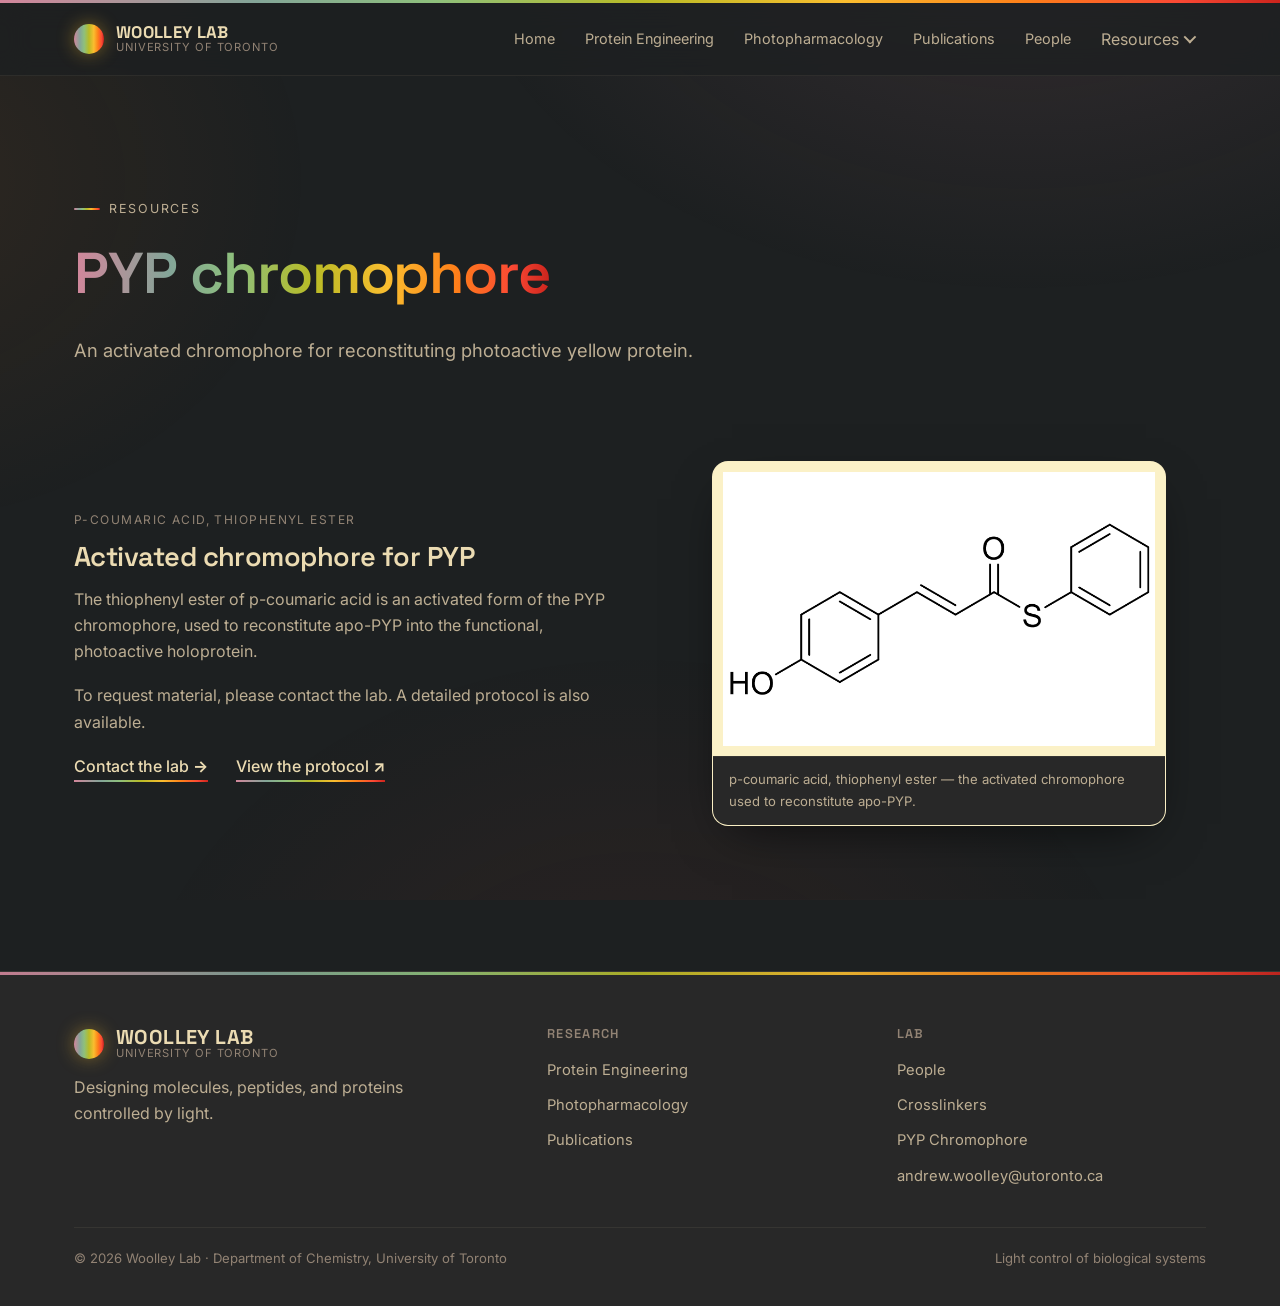
<file: pyp-chromophore.html>
<!DOCTYPE html>
<html lang="en">
<head>
  <meta charset="UTF-8" />
  <meta name="viewport" content="width=device-width, initial-scale=1.0" />
  <title>PYP Chromophore · Woolley Lab</title>
  <meta name="description" content="An activated chromophore for reconstituting photoactive yellow protein (PYP)." />
  <link rel="preconnect" href="https://fonts.googleapis.com" />
  <link rel="preconnect" href="https://fonts.gstatic.com" crossorigin />
  <link href="https://fonts.googleapis.com/css2?family=Inter:wght@400;500;600&family=Space+Grotesk:wght@500;600;700&display=swap" rel="stylesheet" />
  <link rel="stylesheet" href="css/style.css" />
</head>
<body>

  <header class="site-header">
    <div class="container nav">
      <a class="brand" href="index.html">
        <span class="brand-mark"></span>
        <span class="brand-text">
          <span class="brand-name">WOOLLEY LAB</span>
          <span class="brand-sub">University of Toronto</span>
        </span>
      </a>
      <button class="nav-toggle" aria-label="Toggle menu"><span></span></button>
      <ul class="nav-links">
        <li><a href="index.html">Home</a></li>
        <li><a href="protein-engineering.html">Protein Engineering</a></li>
        <li><a href="photopharmacology.html">Photopharmacology</a></li>
        <li><a href="publications.html">Publications</a></li>
        <li><a href="people.html">People</a></li>
        <li class="nav-dd">
          <button class="nav-dd-toggle">Resources <span class="chev"></span></button>
          <div class="nav-dd-menu">
            <a href="crosslinkers.html">Crosslinkers</a>
            <a href="pyp-chromophore.html">PYP Chromophore</a>
          </div>
        </li>
      </ul>
    </div>
  </header>

  <main>
    <section class="page-hero">
      <div class="container">
        <span class="eyebrow">Resources</span>
        <h1><span class="spectrum-text">PYP chromophore</span></h1>
        <p>An activated chromophore for reconstituting photoactive yellow protein.</p>
      </div>
    </section>

    <section class="section" style="padding-top:8px;">
      <div class="container">
        <div class="feature">
          <div>
            <span class="kicker">p-coumaric acid, thiophenyl ester</span>
            <h3>Activated chromophore for PYP</h3>
            <p>The thiophenyl ester of p-coumaric acid is an activated form of the PYP chromophore, used to reconstitute apo-PYP into the functional, photoactive holoprotein.</p>
            <p class="muted">To request material, please contact the lab. A detailed protocol is also available.</p>
            <div class="link-row">
              <a class="link" href="mailto:andrew.woolley@utoronto.ca">Contact the lab <span class="arrow">→</span></a>
              <a class="link" href="https://link.springer.com/protocol/10.1007/978-1-4939-3512-3_6" target="_blank" rel="noopener">View the protocol <span class="arrow">↗</span></a>
            </div>
          </div>
          <figure class="feature-media media-light">
            <img src="images/pyp_chromophore.webp" alt="p-coumaric acid thiophenyl ester chemical structure" />
            <figcaption>p-coumaric acid, thiophenyl ester — the activated chromophore used to reconstitute apo-PYP.</figcaption>
          </figure>
        </div>
      </div>
    </section>
  </main>

  <footer class="site-footer">
    <div class="spectrum-rail"></div>
    <div class="container">
      <div class="footer-grid">
        <div class="footer-brand">
          <div class="brand" style="margin-bottom:14px;">
            <span class="brand-mark"></span>
            <span class="brand-text">
              <span class="brand-name">WOOLLEY LAB</span>
              <span class="brand-sub">University of Toronto</span>
            </span>
          </div>
          <p class="muted" style="max-width:34ch;">Designing molecules, peptides, and proteins controlled by light.</p>
        </div>
        <div class="footer-col">
          <h4>Research</h4>
          <ul>
            <li><a href="protein-engineering.html">Protein Engineering</a></li>
            <li><a href="photopharmacology.html">Photopharmacology</a></li>
            <li><a href="publications.html">Publications</a></li>
          </ul>
        </div>
        <div class="footer-col">
          <h4>Lab</h4>
          <ul>
            <li><a href="people.html">People</a></li>
            <li><a href="crosslinkers.html">Crosslinkers</a></li>
            <li><a href="pyp-chromophore.html">PYP Chromophore</a></li>
            <li><a href="mailto:andrew.woolley@utoronto.ca">andrew.woolley@utoronto.ca</a></li>
          </ul>
        </div>
      </div>
      <div class="footer-bottom">
        <span>© 2026 Woolley Lab · Department of Chemistry, University of Toronto</span>
        <span>Light control of biological systems</span>
      </div>
    </div>
  </footer>

  <script src="js/nav.js"></script>
</body>
</html>
</file>
<file: css/style.css>
/* =========================================================================
   Woolley Lab — design system
   Warm "gruvbox" dark theme with a pastel UV -> far-red spectrum accent.
   ========================================================================= */

:root {
  /* Surfaces — warm dark (gruvbox bg family) */
  --bg:        #1d2021;
  --bg-elev:   #282828;
  --bg-elev-2: #32302f;
  --bg-elev-3: #3c3836;

  /* Text — warm cream */
  --text:       #ebdbb2;
  --text-muted: #bdae93;
  --text-faint: #928374;

  /* Lines — warm low-opacity cream */
  --border:      rgba(235, 219, 178, 0.13);
  --border-soft: rgba(235, 219, 178, 0.07);

  /* Pastel spectrum stops: UV -> far-red (gruvbox bright family) */
  --uv:     #d3869b;
  --violet: #d3869b;
  --blue:   #83a598;
  --cyan:   #8ec07c;
  --green:  #b8bb26;
  --yellow: #fabd2f;
  --orange: #fe8019;
  --red:    #fb4934;
  --farred: #cc241d;

  --spectrum: linear-gradient(
    90deg,
    var(--uv)     0%,
    var(--blue)  20%,
    var(--cyan)  34%,
    var(--green) 50%,
    var(--yellow) 66%,
    var(--orange) 80%,
    var(--red)   92%,
    var(--farred) 100%
  );

  --maxw: 1180px;
  --radius: 16px;
  --radius-sm: 10px;
  --shadow: 0 18px 50px -20px rgba(0, 0, 0, 0.7);

  --font-display: "Space Grotesk", system-ui, sans-serif;
  --font-body: "Inter", system-ui, -apple-system, sans-serif;
}

/* ----------------------------------------------------------------- Reset */
*, *::before, *::after { box-sizing: border-box; }

html { scroll-behavior: smooth; }

body {
  margin: 0;
  font-family: var(--font-body);
  background: var(--bg);
  color: var(--text);
  line-height: 1.65;
  -webkit-font-smoothing: antialiased;
  text-rendering: optimizeLegibility;
  overflow-x: hidden;
}

/* Soft warm glow fixed behind everything */
body::before {
  content: "";
  position: fixed;
  inset: 0;
  z-index: -1;
  background:
    radial-gradient(60rem 40rem at 80% -10%, rgba(211, 134, 155, 0.12), transparent 60%),
    radial-gradient(50rem 40rem at -10% 20%, rgba(254, 128, 25, 0.08), transparent 55%),
    radial-gradient(55rem 45rem at 50% 120%, rgba(251, 73, 52, 0.07), transparent 60%);
  pointer-events: none;
}

img { max-width: 100%; display: block; }

a { color: inherit; text-decoration: none; }

h1, h2, h3, h4 {
  font-family: var(--font-display);
  font-weight: 600;
  line-height: 1.12;
  letter-spacing: -0.02em;
  margin: 0 0 0.5em;
}

p { margin: 0 0 1.1em; }

.container {
  width: 100%;
  max-width: var(--maxw);
  margin-inline: auto;
  padding-inline: 24px;
}

.spectrum-text {
  background: var(--spectrum);
  -webkit-background-clip: text;
  background-clip: text;
  color: transparent;
}

.muted { color: var(--text-muted); }

/* ---------------------------------------------------------------- Header */
.site-header {
  position: sticky;
  top: 0;
  z-index: 100;
  backdrop-filter: blur(14px);
  background: rgba(29, 32, 33, 0.74);
  border-bottom: 1px solid var(--border-soft);
}
.site-header::before {
  content: "";
  display: block;
  height: 3px;
  background: var(--spectrum);
}

.nav {
  display: flex;
  align-items: center;
  justify-content: space-between;
  gap: 24px;
  height: 72px;
}

.brand { display: flex; align-items: center; gap: 12px; }
.brand-mark {
  width: 30px; height: 30px;
  border-radius: 50%;
  background: var(--spectrum);
  box-shadow: 0 0 18px rgba(251, 189, 47, 0.4);
  flex: none;
}
.brand-text { display: flex; flex-direction: column; line-height: 1.05; }
.brand-name {
  font-family: var(--font-display);
  font-weight: 700;
  font-size: 1.05rem;
  letter-spacing: 0.02em;
}
.brand-sub { font-size: 0.7rem; color: var(--text-faint); letter-spacing: 0.08em; text-transform: uppercase; }

.nav-links { display: flex; align-items: center; gap: 4px; list-style: none; margin: 0; padding: 0; }
.nav-links a {
  display: block;
  padding: 9px 13px;
  font-size: 0.9rem;
  color: var(--text-muted);
  border-radius: 8px;
  position: relative;
  transition: color 0.18s, background 0.18s;
}
.nav-links a:hover { color: var(--text); background: rgba(235, 219, 178, 0.06); }
.nav-links a.active { color: var(--text); }
.nav-links a.active::after {
  content: "";
  position: absolute;
  left: 13px; right: 13px; bottom: 2px;
  height: 2px;
  border-radius: 2px;
  background: var(--spectrum);
}

/* Dropdown */
.nav-dd { position: relative; }
.nav-dd-toggle { cursor: pointer; display: flex; align-items: center; gap: 5px; background: none; border: 0; font: inherit; color: var(--text-muted); padding: 9px 13px; border-radius: 8px; transition: color 0.18s, background 0.18s; }
.nav-dd-toggle:hover { color: var(--text); background: rgba(235, 219, 178, 0.06); }
.nav-dd-toggle .chev { width: 9px; height: 9px; border-right: 2px solid currentColor; border-bottom: 2px solid currentColor; transform: rotate(45deg) translateY(-2px); transition: transform 0.2s; }
.nav-dd:hover .nav-dd-toggle .chev,
.nav-dd.open .nav-dd-toggle .chev { transform: rotate(225deg) translateY(0); }
.nav-dd-menu {
  position: absolute;
  top: calc(100% + 8px);
  right: 0;
  min-width: 220px;
  background: var(--bg-elev-2);
  border: 1px solid var(--border);
  border-radius: 12px;
  padding: 6px;
  box-shadow: var(--shadow);
  opacity: 0;
  visibility: hidden;
  transform: translateY(-6px);
  transition: opacity 0.16s, transform 0.16s, visibility 0.16s;
}
.nav-dd:hover .nav-dd-menu,
.nav-dd.open .nav-dd-menu { opacity: 1; visibility: visible; transform: translateY(0); }
.nav-dd-menu a { padding: 9px 12px; border-radius: 8px; font-size: 0.9rem; color: var(--text-muted); }
.nav-dd-menu a:hover { color: var(--text); background: rgba(235, 219, 178, 0.07); }

/* Mobile toggle */
.nav-toggle {
  display: none;
  width: 42px; height: 42px;
  border: 1px solid var(--border);
  border-radius: 10px;
  background: var(--bg-elev);
  cursor: pointer;
  position: relative;
}
.nav-toggle span,
.nav-toggle span::before,
.nav-toggle span::after {
  content: "";
  position: absolute;
  left: 50%; top: 50%;
  width: 18px; height: 2px;
  background: var(--text);
  border-radius: 2px;
  transform: translate(-50%, -50%);
  transition: transform 0.22s, opacity 0.22s;
}
.nav-toggle span::before { transform: translate(-50%, -7px); }
.nav-toggle span::after  { transform: translate(-50%, 5px); }
body.nav-open .nav-toggle span { background: transparent; }
body.nav-open .nav-toggle span::before { transform: translate(-50%, -50%) rotate(45deg); }
body.nav-open .nav-toggle span::after  { transform: translate(-50%, -50%) rotate(-45deg); }

/* ------------------------------------------------------------------ Hero */
.hero { position: relative; padding: clamp(56px, 9vw, 110px) 0 clamp(40px, 6vw, 80px); }
.hero-grid {
  display: grid;
  grid-template-columns: 1.05fr 0.95fr;
  align-items: center;
  gap: clamp(32px, 5vw, 72px);
}
.eyebrow {
  display: inline-flex;
  align-items: center;
  gap: 9px;
  font-size: 0.78rem;
  letter-spacing: 0.14em;
  text-transform: uppercase;
  color: var(--text-muted);
  margin-bottom: 22px;
}
.eyebrow::before {
  content: "";
  width: 26px; height: 2px;
  background: var(--spectrum);
  border-radius: 2px;
}
.hero h1 {
  font-size: clamp(2.6rem, 6vw, 4.4rem);
  margin-bottom: 0.4em;
}
.hero-lede { font-size: 1.18rem; color: var(--text-muted); max-width: 34ch; }
.hero-cta { display: flex; flex-wrap: wrap; gap: 14px; margin-top: 30px; }

.hero-figure {
  position: relative;
  border-radius: var(--radius);
  overflow: hidden;
  border: 1px solid var(--border);
  background: var(--bg-elev);
  box-shadow: var(--shadow);
}
.hero-figure::after {
  content: "";
  position: absolute; inset: 0;
  background: linear-gradient(180deg, transparent 55%, rgba(29, 32, 33, 0.5));
  pointer-events: none;
}
.hero-figure img { width: 100%; height: 100%; object-fit: cover; aspect-ratio: 4 / 3; }

/* Transparent logo: no card, show the full artwork (no crop) */
.hero-figure.is-logo {
  border: 0;
  background: transparent;
  box-shadow: none;
  border-radius: 0;
  overflow: visible;
}
.hero-figure.is-logo::after { display: none; }
.hero-figure.is-logo img {
  width: 100%;
  height: auto;
  aspect-ratio: auto;
  object-fit: contain;
}
.hero-figure figcaption {
  position: absolute;
  left: 16px; bottom: 14px;
  font-size: 0.8rem;
  color: var(--text-muted);
  z-index: 1;
}

/* ---------------------------------------------------------------- Buttons */
.btn {
  display: inline-flex;
  align-items: center;
  gap: 8px;
  padding: 12px 22px;
  border-radius: 999px;
  font-weight: 500;
  font-size: 0.95rem;
  cursor: pointer;
  border: 1px solid transparent;
  transition: transform 0.15s, box-shadow 0.2s, background 0.2s, border-color 0.2s;
}
.btn:hover { transform: translateY(-2px); }
.btn-primary {
  color: #1d2021;
  background: linear-gradient(90deg, #fabd2f, #fe8019);
  font-weight: 600;
}
.btn-primary:hover { box-shadow: 0 14px 34px -12px rgba(254, 128, 25, 0.55); }
.btn-ghost { color: var(--text); border-color: var(--border); background: rgba(235, 219, 178, 0.03); }
.btn-ghost:hover { border-color: rgba(235, 219, 178, 0.24); background: rgba(235, 219, 178, 0.07); }
.btn .arrow { transition: transform 0.18s; }
.btn:hover .arrow { transform: translateX(3px); }

/* ---------------------------------------------------------------- Section */
.section { padding: clamp(48px, 7vw, 96px) 0; }
.section-head { max-width: 60ch; margin-bottom: 44px; }
.section-head .eyebrow { margin-bottom: 16px; }
.section-head h2 { font-size: clamp(1.9rem, 3.6vw, 2.8rem); }
.section-head p { font-size: 1.08rem; color: var(--text-muted); }
.section-divider { height: 1px; background: var(--border-soft); }

.page-hero { padding: clamp(60px, 9vw, 120px) 0 clamp(28px, 4vw, 52px); }
.page-hero h1 { font-size: clamp(2.4rem, 5vw, 3.6rem); }
.page-hero p { font-size: 1.15rem; color: var(--text-muted); max-width: 60ch; }

/* ------------------------------------------------------- Research cards */
.research-cards { display: grid; grid-template-columns: repeat(2, 1fr); gap: 26px; }
.rcard {
  position: relative;
  display: flex;
  flex-direction: column;
  padding: 30px;
  border-radius: var(--radius);
  background: linear-gradient(180deg, var(--bg-elev-2), var(--bg-elev));
  border: 1px solid var(--border);
  overflow: hidden;
  transition: transform 0.2s, border-color 0.2s;
}
.rcard:hover { transform: translateY(-4px); border-color: rgba(235, 219, 178, 0.2); }
.rcard::before {
  content: "";
  position: absolute; top: 0; left: 0; right: 0;
  height: 4px;
  background: var(--accent, var(--spectrum));
}
.rcard .tag {
  align-self: flex-start;
  font-size: 0.72rem;
  letter-spacing: 0.1em;
  text-transform: uppercase;
  color: var(--accent-solid, var(--cyan));
  margin-bottom: 14px;
}
.rcard h3 { font-size: 1.5rem; }
.rcard p { color: var(--text-muted); }
.rcard .more { margin-top: auto; padding-top: 14px; font-weight: 500; color: var(--text); display: inline-flex; gap: 7px; align-items: center; }
.rcard .more .arrow { transition: transform 0.18s; }
.rcard:hover .more .arrow { transform: translateX(4px); }

/* ----------------------------------------------------- Generic two-col */
.feature {
  display: grid;
  grid-template-columns: 1fr 1fr;
  gap: clamp(28px, 5vw, 64px);
  align-items: center;
}
.feature.reverse .feature-media { order: 2; }
.feature + .feature { margin-top: clamp(48px, 7vw, 90px); }
.feature h3 { font-size: 1.7rem; }
.feature p { color: var(--text-muted); }

/* Nested subsection (e.g. BICYCLs under Cyanobacteriochromes) */
.feature.subfeature { margin-top: clamp(26px, 3.5vw, 40px); }
.feature.subfeature h4 {
  font-family: var(--font-display);
  font-weight: 600;
  font-size: 1.4rem;
  letter-spacing: -0.02em;
  line-height: 1.15;
  margin: 0 0 0.5em;
}
.subfeature-tab {
  display: inline-flex;
  align-items: center;
  gap: 9px;
  font-size: 0.75rem;
  letter-spacing: 0.12em;
  text-transform: uppercase;
  color: var(--text-faint);
  margin-bottom: 12px;
}
.subfeature-tab::before {
  content: "";
  width: 22px; height: 2px;
  border-radius: 2px;
  background: linear-gradient(90deg, var(--green), var(--red));
}

/* Tool-family category dividers */
.category-divider {
  display: flex;
  align-items: center;
  gap: 16px;
  margin: clamp(58px, 8vw, 100px) 0 clamp(30px, 4vw, 46px);
}
.category-divider:first-of-type { margin-top: 4px; }
.category-divider .dot {
  width: 12px; height: 12px;
  border-radius: 50%;
  background: var(--cat, var(--spectrum));
  flex: none;
}
.category-label {
  font-family: var(--font-display);
  font-weight: 600;
  font-size: clamp(0.84rem, 2.4vw, 0.98rem);
  letter-spacing: 0.14em;
  text-transform: uppercase;
  color: var(--text);
  white-space: nowrap;
}
.category-label .abbr { color: var(--text-faint); letter-spacing: 0.06em; }
.category-line { flex: 1; height: 1px; background: var(--border); }
.feature-media {
  border-radius: var(--radius);
  overflow: hidden;
  border: 1px solid var(--border);
  background: var(--bg-elev);
  box-shadow: var(--shadow);
}
.feature-media img { width: 100%; }
/* Scientific figures are drawn on white — frame them on a light panel. */
.feature-media.media-light { background: #fbf1c7; }
.feature-media.media-light img { padding: 10px; }
.feature-media figcaption { padding: 12px 16px; font-size: 0.82rem; color: var(--text-muted); border-top: 1px solid var(--border-soft); background: var(--bg-elev); }
.kicker {
  display: inline-block;
  font-size: 0.75rem;
  letter-spacing: 0.12em;
  text-transform: uppercase;
  color: var(--text-faint);
  margin-bottom: 12px;
}

/* Inline link with spectrum underline */
.link {
  color: var(--text);
  font-weight: 500;
  background-image: var(--spectrum);
  background-size: 100% 2px;
  background-repeat: no-repeat;
  background-position: 0 100%;
  padding-bottom: 2px;
  transition: opacity 0.18s;
}
.link:hover { opacity: 0.8; }
.link .arrow { font-weight: 700; }

.link-row { display: flex; flex-wrap: wrap; gap: 18px 28px; margin-top: 18px; }

/* Full-width figure */
.figure-wide {
  border-radius: var(--radius);
  overflow: hidden;
  border: 1px solid var(--border);
  background: #fbf1c7;
  box-shadow: var(--shadow);
}
.figure-wide img { width: 100%; padding: 14px; }
.figure-wide figcaption { padding: 12px 18px; font-size: 0.85rem; color: var(--text-muted); border-top: 1px solid var(--border-soft); background: var(--bg-elev); }

/* ------------------------------------------------------------- Spectrum bar */
.spectrum-rail {
  height: 6px;
  border-radius: 6px;
  background: var(--spectrum);
  opacity: 0.9;
}

/* ----------------------------------------------------------- Chips/pills */
.chips { display: flex; flex-wrap: wrap; gap: 10px; margin-top: 6px; }
.chip {
  font-size: 0.82rem;
  padding: 6px 13px;
  border-radius: 999px;
  border: 1px solid var(--border);
  color: var(--text-muted);
  background: var(--bg-elev);
}

/* --------------------------------------------------------------- People */
.people-grid {
  display: grid;
  grid-template-columns: repeat(auto-fill, minmax(190px, 1fr));
  gap: 22px;
}
.person {
  background: var(--bg-elev);
  border: 1px solid var(--border);
  border-radius: var(--radius);
  overflow: hidden;
  transition: transform 0.18s, border-color 0.18s;
}
.person:hover { transform: translateY(-4px); border-color: rgba(235, 219, 178, 0.2); }
.person-photo {
  position: relative;
  aspect-ratio: 1 / 1;
  display: grid;
  place-items: center;
  background:
    radial-gradient(120% 120% at 50% 0%, rgba(235, 219, 178, 0.07), transparent 60%),
    var(--bg-elev-3);
  overflow: hidden;
}
.person-photo img { width: 100%; height: 100%; object-fit: cover; }
.person-photo .placeholder {
  width: 100%; height: 100%;
  display: grid;
  place-items: center;
  color: rgba(235, 219, 178, 0.8);
}
.person-photo .placeholder svg { width: 46%; height: 46%; opacity: 0.5; }
.person-photo::after {
  content: "";
  position: absolute; left: 0; right: 0; bottom: 0;
  height: 3px;
  background: var(--accent, var(--spectrum));
}
.person-body { padding: 15px 16px 18px; }
.person-name { font-family: var(--font-display); font-weight: 600; font-size: 1.02rem; }
.person-role { font-size: 0.84rem; color: var(--text-muted); margin-top: 2px; }
.person-role.placeholder-role { font-style: italic; color: var(--text-faint); }
.person-link { font-size: 0.82rem; color: var(--cyan); margin-top: 8px; display: inline-block; }

/* PI feature card */
.pi-card {
  display: grid;
  grid-template-columns: 280px 1fr;
  gap: 32px;
  align-items: center;
  background: linear-gradient(180deg, var(--bg-elev-2), var(--bg-elev));
  border: 1px solid var(--border);
  border-radius: var(--radius);
  overflow: hidden;
  padding: 0;
}
.pi-photo { aspect-ratio: 1 / 1; overflow: hidden; height: 100%; }
.pi-photo img { width: 100%; height: 100%; object-fit: cover; }
.pi-body { padding: 30px 34px 30px 0; }
.pi-body h2 { font-size: 1.9rem; margin-bottom: 6px; }
.pi-body .pi-title { color: var(--text-muted); margin-bottom: 14px; }
.pi-contact { display: inline-flex; align-items: center; gap: 8px; }

/* ------------------------------------------------------- Publications */
.year-group { margin-bottom: 40px; }
.year-label {
  font-family: var(--font-display);
  font-size: 1.4rem;
  font-weight: 600;
  display: inline-flex;
  align-items: center;
  gap: 14px;
  margin-bottom: 18px;
}
.year-label::after { content: ""; flex: 1; height: 1px; background: var(--border); width: 60px; }

.pub {
  display: grid;
  grid-template-columns: 8px 1fr;
  gap: 18px;
  padding: 18px 20px;
  border-radius: var(--radius-sm);
  border: 1px solid var(--border-soft);
  background: var(--bg-elev);
  margin-bottom: 12px;
  transition: border-color 0.18s, transform 0.18s;
}
.pub:hover { border-color: rgba(235, 219, 178, 0.18); transform: translateX(3px); }
.pub-rail { border-radius: 6px; background: var(--accent, var(--spectrum)); }
.pub-title { font-weight: 600; color: var(--text); margin-bottom: 6px; }
.pub-title a { color: inherit; transition: color 0.16s; }
.pub-title a:hover { color: var(--cyan); }
.pub-title a .ext { color: var(--text-faint); font-size: 0.82em; margin-left: 2px; }
.pub-title a:hover .ext { color: var(--cyan); }
.pub-authors { font-size: 0.9rem; color: var(--text-muted); }
.pub-venue { font-size: 0.88rem; color: var(--text-faint); font-style: italic; margin-top: 4px; }
.pub-meta { display: flex; flex-wrap: wrap; gap: 10px; align-items: center; margin-top: 4px; }
.pub-badge {
  font-size: 0.68rem;
  letter-spacing: 0.06em;
  text-transform: uppercase;
  padding: 3px 9px;
  border-radius: 999px;
  border: 1px solid var(--border);
  color: var(--text-muted);
}
.pub-badge.preprint { color: var(--violet); border-color: rgba(211, 134, 155, 0.5); }
.pub-link { font-size: 0.85rem; color: var(--cyan); }

/* ------------------------------------------------------- Resource list */
.resource {
  border: 1px solid var(--border);
  background: var(--bg-elev);
  border-radius: var(--radius);
  padding: 26px 28px;
  margin-bottom: 18px;
  position: relative;
  overflow: hidden;
}
.resource::before {
  content: "";
  position: absolute; left: 0; top: 0; bottom: 0;
  width: 4px;
  background: var(--accent, var(--spectrum));
}
.resource h3 { font-size: 1.25rem; margin-bottom: 4px; }
.resource .abbr { color: var(--text-faint); font-size: 0.85rem; font-weight: 400; }
.resource p { color: var(--text-muted); margin-bottom: 10px; }

/* --------------------------------------------------------------- Callout */
.callout {
  border: 1px solid var(--border);
  border-radius: var(--radius);
  padding: 30px 32px;
  background:
    radial-gradient(80% 140% at 100% 0%, rgba(211, 134, 155, 0.1), transparent 60%),
    var(--bg-elev);
}

/* --------------------------------------------------------------- Footer */
.site-footer {
  margin-top: 40px;
  border-top: 1px solid var(--border-soft);
  background: var(--bg-elev);
}
.site-footer .spectrum-rail { border-radius: 0; height: 3px; }
.footer-grid {
  display: grid;
  grid-template-columns: 1.4fr 1fr 1fr;
  gap: 40px;
  padding: 52px 0 30px;
}
.footer-brand .brand-name { font-size: 1.25rem; }
.footer-col h4 { font-size: 0.8rem; letter-spacing: 0.1em; text-transform: uppercase; color: var(--text-faint); margin-bottom: 14px; }
.footer-col ul { list-style: none; margin: 0; padding: 0; }
.footer-col li { margin-bottom: 9px; }
.footer-col a { color: var(--text-muted); font-size: 0.92rem; }
.footer-col a:hover { color: var(--text); }
.footer-bottom {
  display: flex; flex-wrap: wrap; gap: 12px;
  justify-content: space-between;
  padding: 20px 0 36px;
  border-top: 1px solid var(--border-soft);
  font-size: 0.82rem;
  color: var(--text-faint);
}

/* --------------------------------------------- Group image (label above) */
.group-image {
  display: block;
  position: relative;
  border-radius: var(--radius);
  overflow: hidden;
  border: 1px solid var(--border);
  box-shadow: var(--shadow);
}
.group-image img {
  width: 100%;
  aspect-ratio: 16 / 9;
  object-fit: cover;
  object-position: center 32%;
  display: block;
  transition: transform 0.45s ease;
}
.group-image:hover img { transform: scale(1.03); }
.group-image-cta {
  position: absolute;
  right: 16px; bottom: 16px;
  display: inline-flex;
  align-items: center;
  gap: 8px;
  padding: 9px 16px;
  border-radius: 999px;
  background: rgba(29, 32, 33, 0.82);
  backdrop-filter: blur(6px);
  border: 1px solid var(--border);
  color: var(--text);
  font-weight: 500;
  font-size: 0.9rem;
}
.group-image-cta .arrow { transition: transform 0.18s; }
.group-image:hover .group-image-cta .arrow { transform: translateX(3px); }

/* ------------------------------------------------------- Group banner */
.group-banner {
  display: block;
  position: relative;
  border-radius: var(--radius);
  overflow: hidden;
  border: 1px solid var(--border);
}
.group-banner img { width: 100%; aspect-ratio: 21 / 8; object-fit: cover; object-position: center 22%; }
.group-banner .overlay {
  position: absolute; inset: 0;
  background: linear-gradient(90deg, rgba(29, 32, 33, 0.88) 0%, rgba(29, 32, 33, 0.45) 55%, transparent);
  display: flex;
  flex-direction: column;
  justify-content: center;
  padding: clamp(24px, 5vw, 56px);
}
.group-banner .overlay h2 { font-size: clamp(1.6rem, 3vw, 2.4rem); max-width: 22ch; }
.group-banner .overlay p { color: var(--text-muted); max-width: 40ch; }

/* ------------------------------------------------------- Responsive */
@media (max-width: 900px) {
  .nav-links {
    position: fixed;
    inset: 72px 0 auto 0;
    flex-direction: column;
    align-items: stretch;
    gap: 2px;
    background: var(--bg-elev-2);
    border-bottom: 1px solid var(--border);
    padding: 14px;
    transform: translateY(-130%);
    transition: transform 0.28s ease;
    box-shadow: var(--shadow);
  }
  body.nav-open .nav-links { transform: translateY(0); }
  .nav-links a { padding: 13px; font-size: 1rem; }
  .nav-toggle { display: block; }
  .nav-dd-menu {
    position: static; opacity: 1; visibility: visible; transform: none;
    box-shadow: none; border: 0; background: transparent; padding: 0 0 0 12px; min-width: 0;
  }
  .nav-dd-toggle { padding: 13px; }
  .nav-dd-toggle .chev { display: none; }

  .hero-grid { grid-template-columns: 1fr; }
  .hero-figure { order: -1; }
  .research-cards { grid-template-columns: 1fr; }
  .feature, .feature.reverse { grid-template-columns: 1fr; }
  .feature.reverse .feature-media { order: -1; }
  .feature-media { order: -1; }
  .pi-card { grid-template-columns: 1fr; }
  .pi-photo { aspect-ratio: 16 / 10; }
  .pi-body { padding: 24px; }
  .footer-grid { grid-template-columns: 1fr 1fr; }
  .footer-brand { grid-column: 1 / -1; }
}

@media (max-width: 540px) {
  .footer-grid { grid-template-columns: 1fr; }
  .category-label { white-space: normal; }
  .group-banner img { aspect-ratio: 4 / 5; }
  .group-banner .overlay { background: linear-gradient(0deg, rgba(29, 32, 33, 0.94), rgba(29, 32, 33, 0.45)); }
}
</file>
